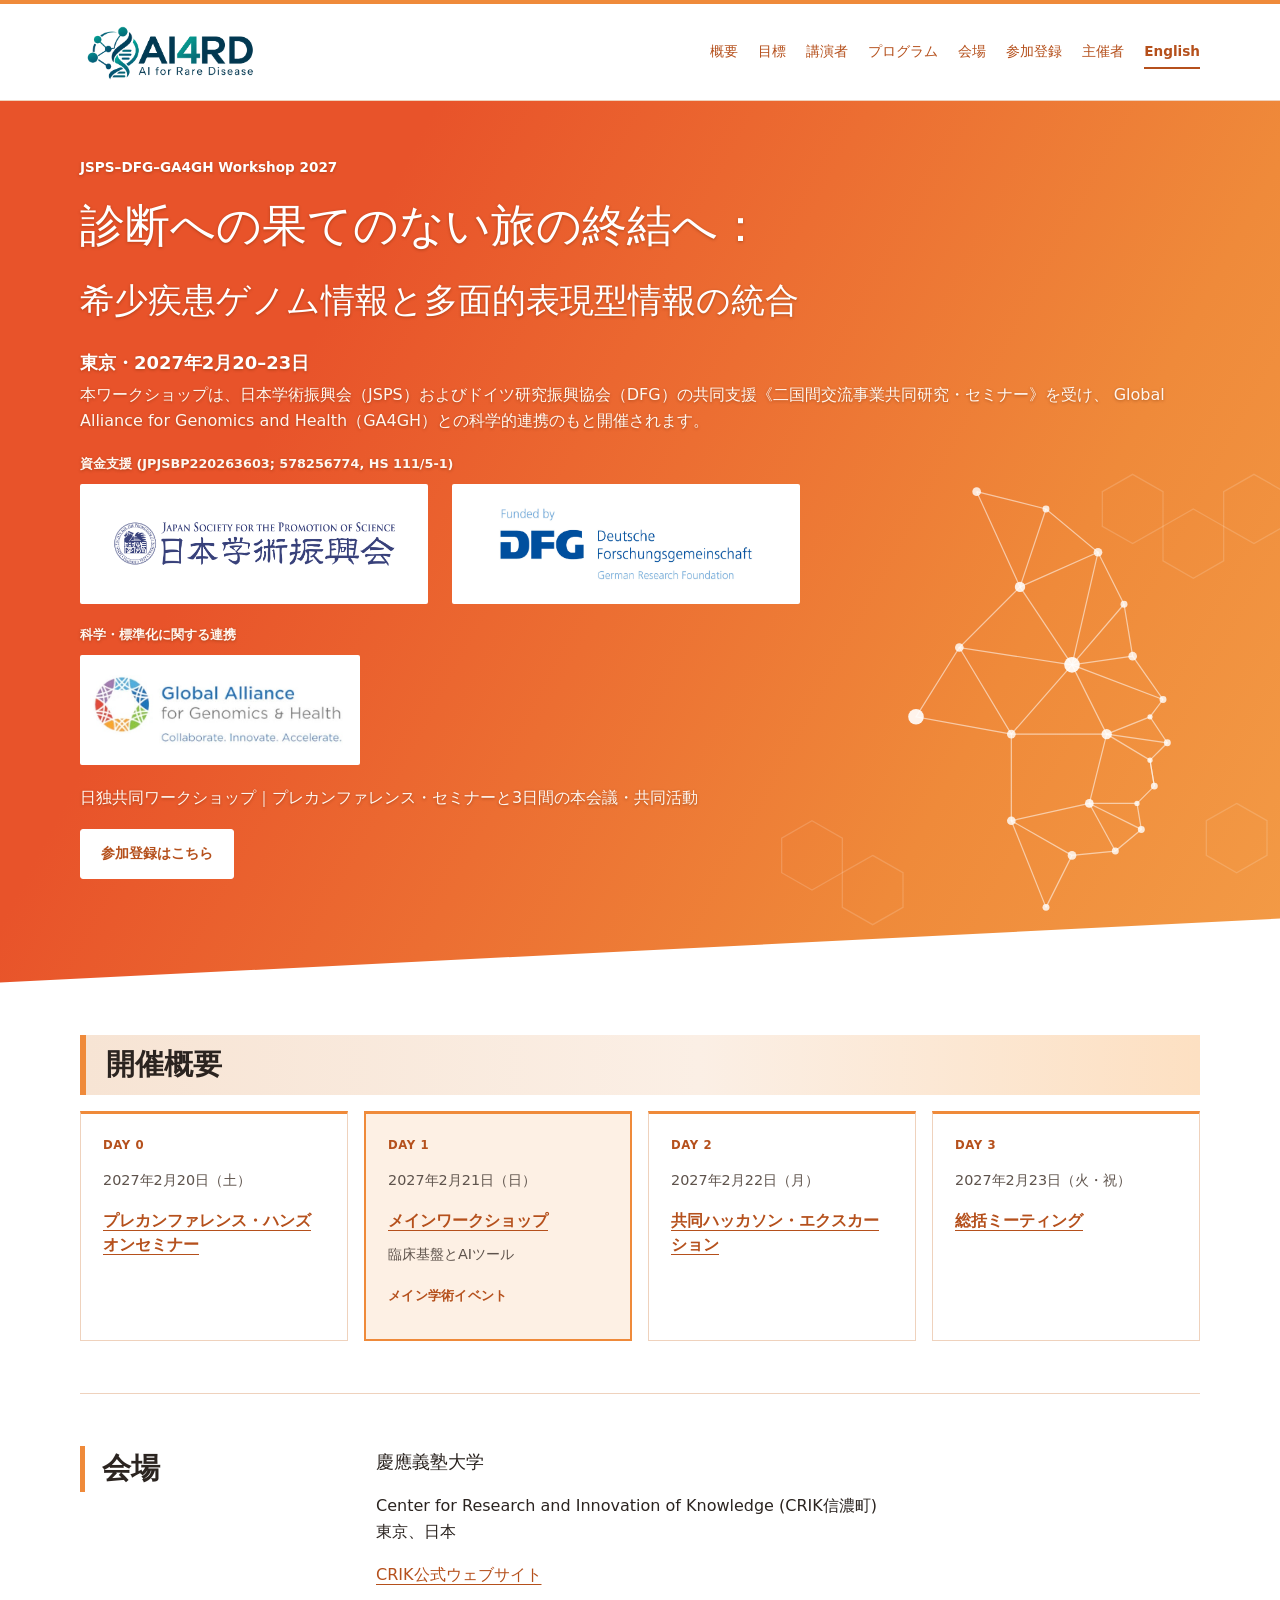
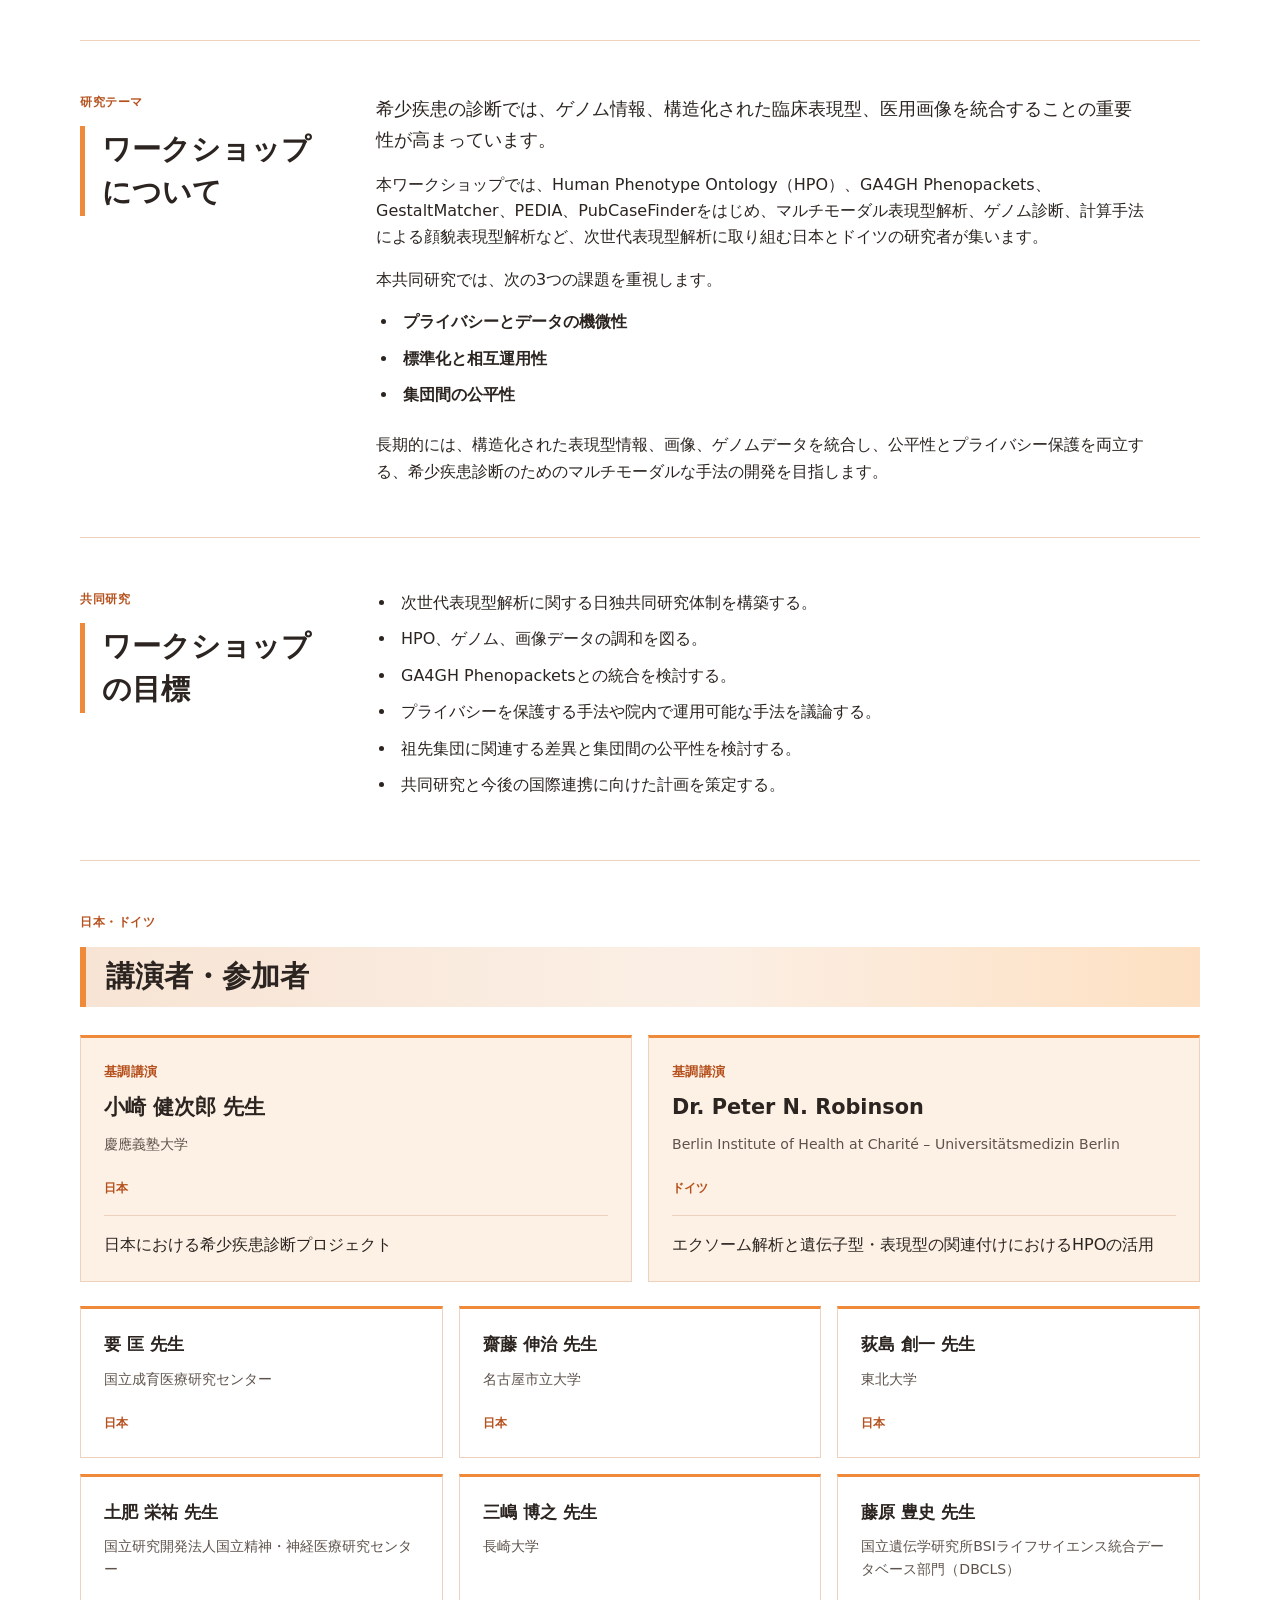
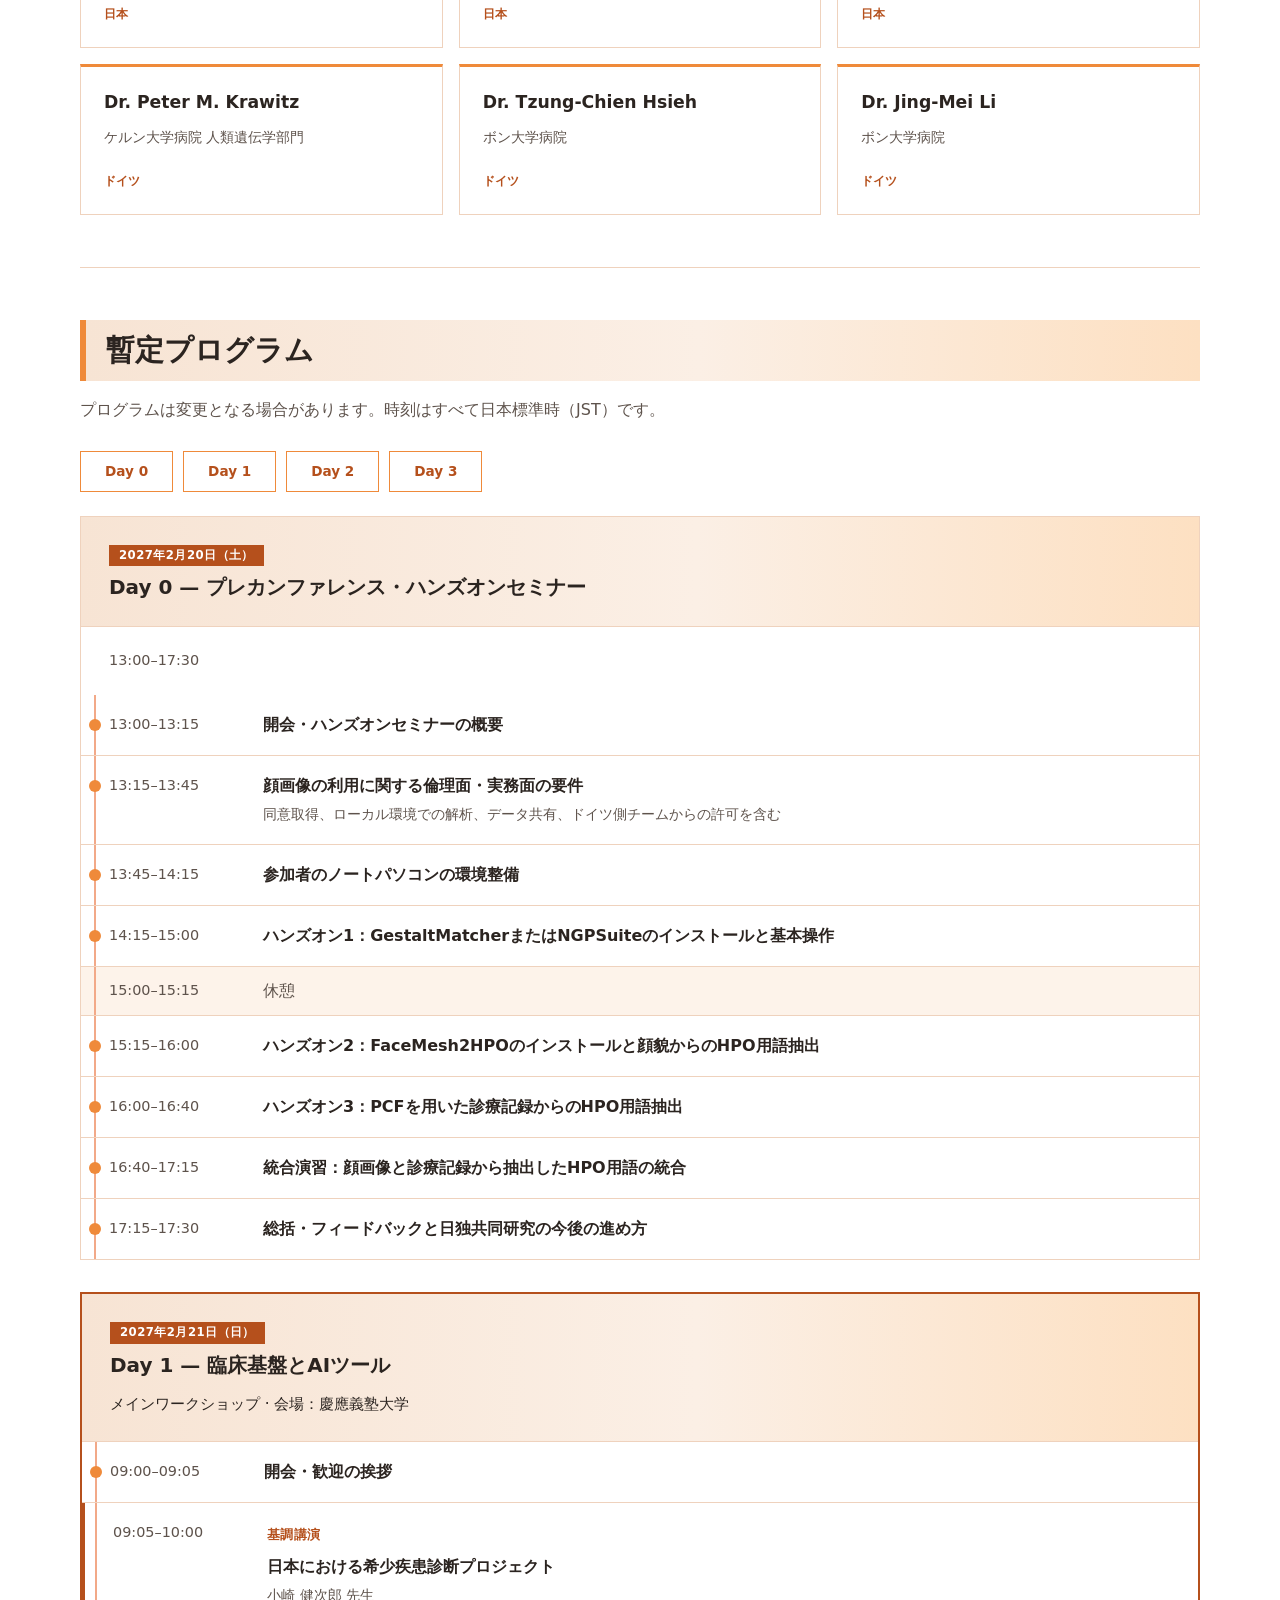
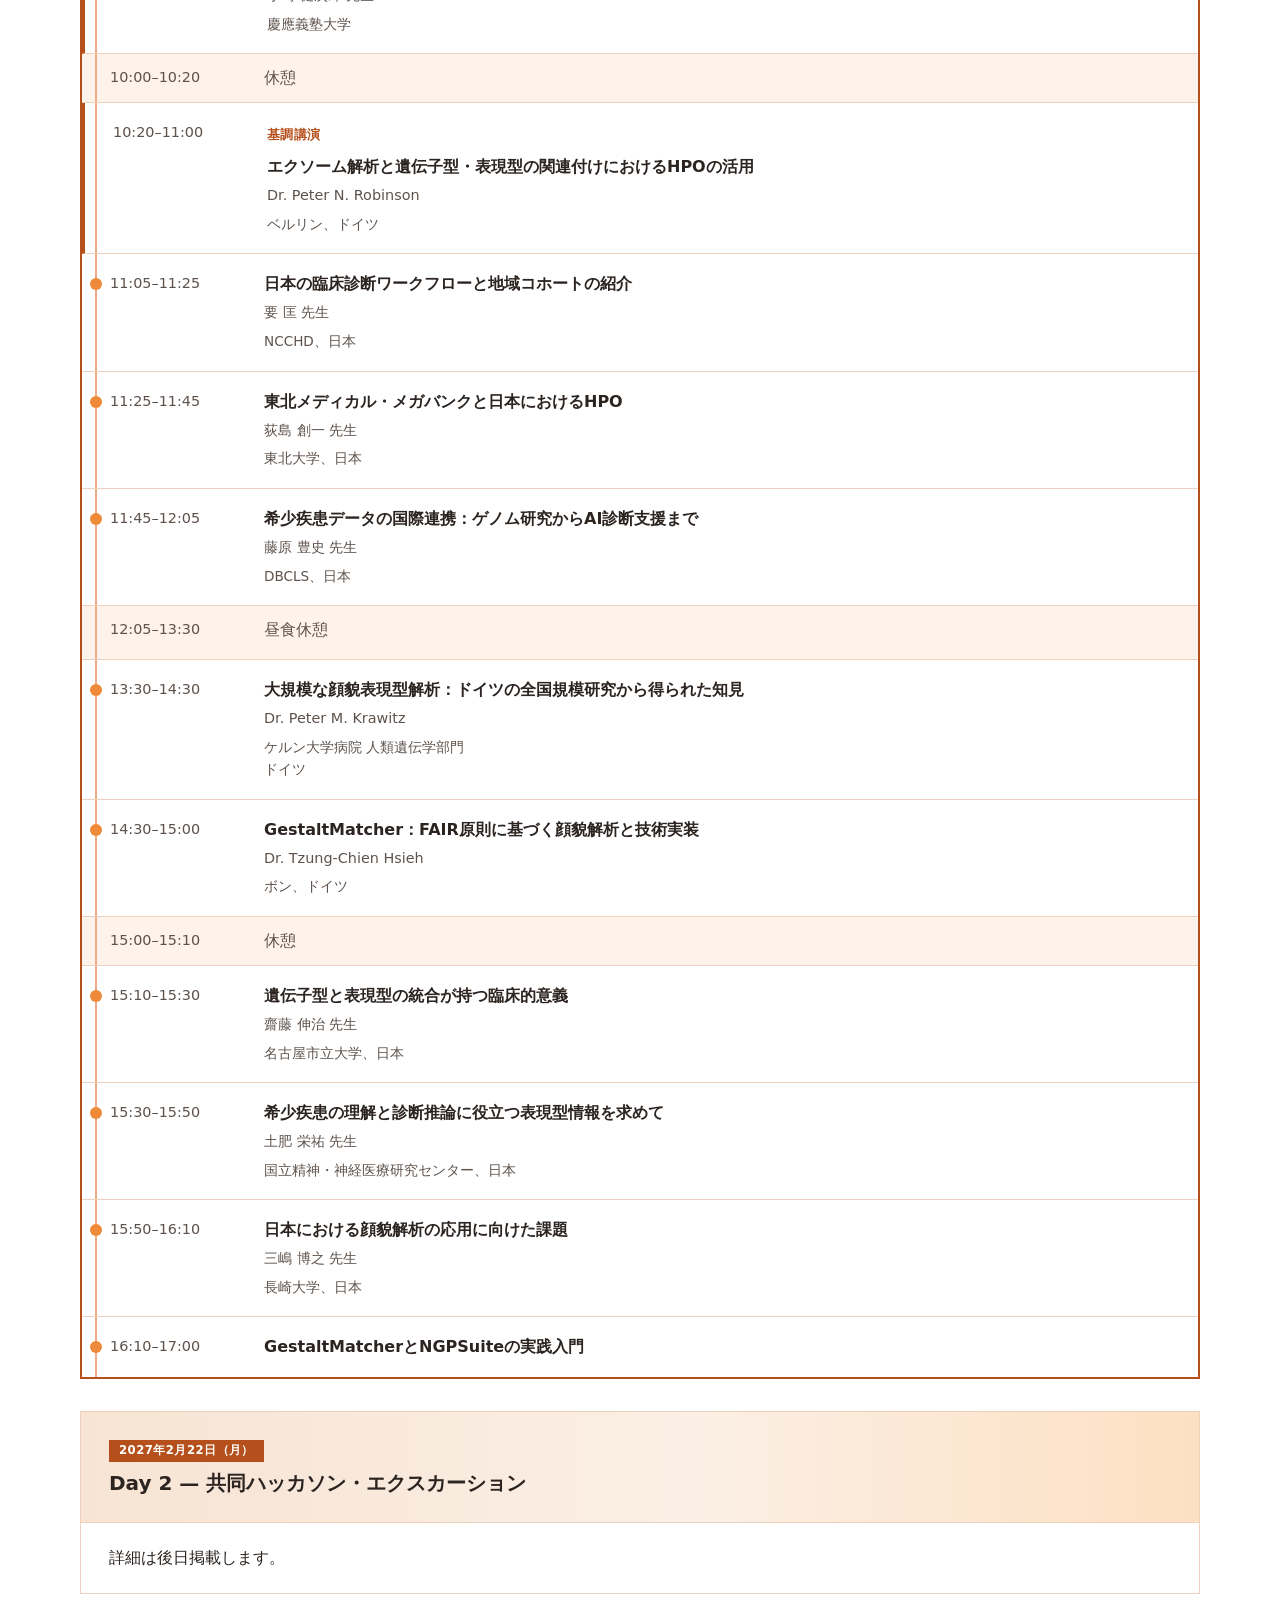
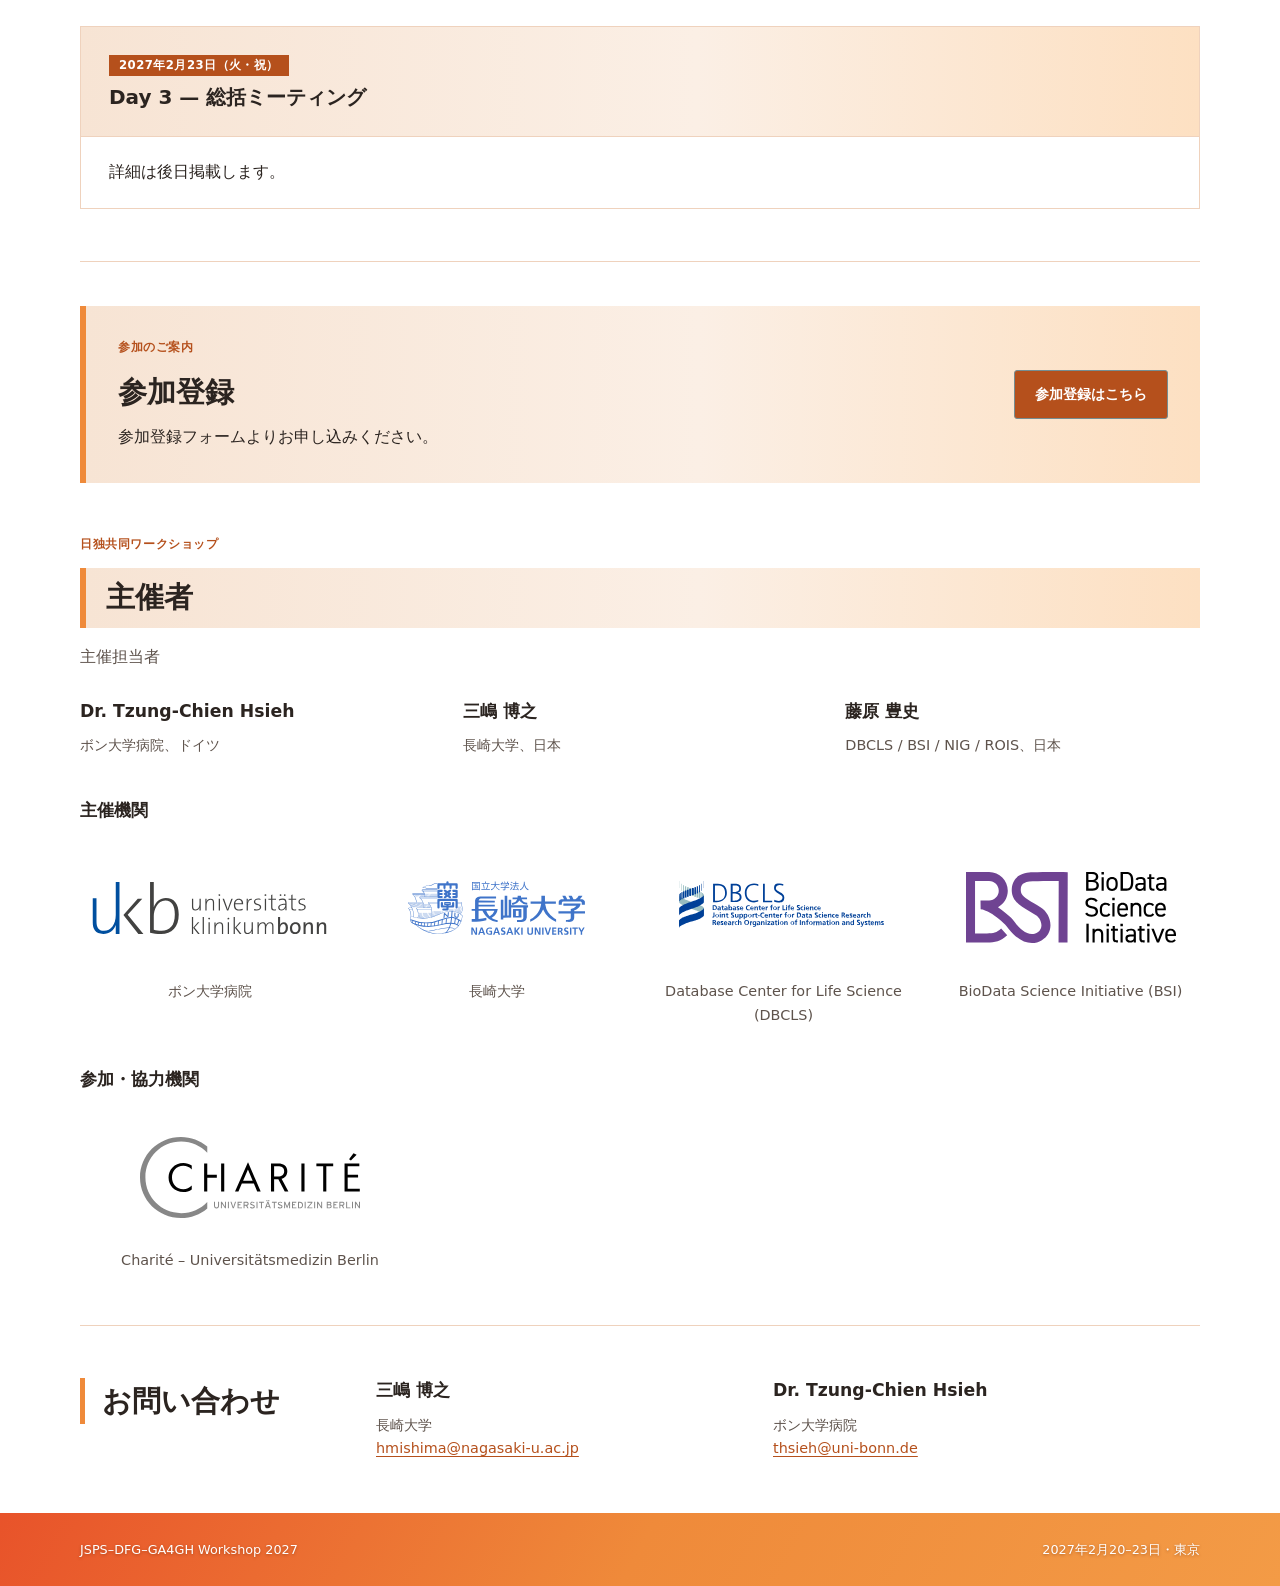
<file: index.html>
<!doctype html>
<html lang="ja">
<head>
  <meta charset="utf-8">
  <meta name="viewport" content="width=device-width, initial-scale=1">
  <title>JSPS–DFG–GA4GH Workshop 2027 | 東京</title>
  <meta name="description" content="2027年2月20–23日、東京・慶應義塾大学病院CRIK信濃町で開催する、希少疾患の次世代表現型解析に関する日独共同ワークショップ。">
  <link rel="stylesheet" href="assets/css/styles.css">
<link rel="alternate" hreflang="ja" href="./">
<link rel="alternate" hreflang="en" href="en/">
</head>
<body>
<a class="skip-link" href="#main">本文へ移動</a>
<header class="site-header"><div class="container header-inner">
  <a class="wordmark" href="./" lang="en"><img class="header-logo" src="assets/images/ai4rd.png" alt="AI4RD logo" width="2172" height="724" decoding="async"></a>
  <nav aria-label="メインナビゲーション">
    <a href="#about">概要</a>
    <a href="#goals">目標</a>
    <a href="#speakers">講演者</a>
    <a href="#program">プログラム</a>
    <a href="#venue">会場</a>
    <a href="#registration">参加登録</a>
    <a href="#organizers">主催者</a>
    <a class="language-link" href="en/" lang="en" hreflang="en">English</a>
  </nav></div></header>
<main id="main">
<!-- WORKSHOP IDENTITY -->
<section class="hero" id="top"><div class="container">
<p class="workshop-identity" lang="en">JSPS–DFG–GA4GH Workshop 2027</p>
<h1>診断への果てのない旅の終結へ：<span class="title-subline">希少疾患ゲノム情報と多面的表現型情報の統合</span></h1>
<p class="hero-location">東京・2027年2月20–23日</p>
<p class="hero-note funding-acknowledgement">
  本ワークショップは、日本学術振興会（JSPS）およびドイツ研究振興協会（DFG）の共同支援《二国間交流事業共同研究・セミナー》を受け、
  Global Alliance for Genomics and Health（GA4GH）との科学的連携のもと開催されます。
</p>
<!-- Funding logos -->
<p class="support-label">資金支援 (JPJSBP220263603; 578256774, HS 111/5-1)</p>
<div class="funding-logos">
<div class="funding-logo-slot"><img class="institution-logo logo-jsps" src="assets/images/jsps-display.png" alt="Japan Society for the Promotion of Science (JSPS)" decoding="async"></div>
<div class="funding-logo-slot"><img class="institution-logo logo-dfg" src="assets/images/dfg-display.png" alt="German Research Foundation (DFG)" decoding="async"></div>
</div>
<!-- End funding logos -->
<div class="scientific-collaboration">
<p class="support-label">科学・標準化に関する連携</p>
<div class="collaboration-logo-slot"><img class="institution-logo logo-ga4gh" src="assets/images/ga4gh.png" alt="Global Alliance for Genomics and Health (GA4GH)" decoding="async"></div>
</div>
<p class="hero-note">日独共同ワークショップ｜プレカンファレンス・セミナーと3日間の本会議・共同活動</p>
<a class="button" href="https://forms.gle/UqBCb4cioYowNXoB8">参加登録はこちら</a>
</div></section>
<div class="container content">
<section id="overview" class="section section-full"><h2>開催概要</h2><div class="overview-grid">
  <article class="overview-card">
    <p class="eyebrow">Day 0</p><p>2027年2月20日（土）</p><h3><a href="#day-0">プレカンファレンス・ハンズオンセミナー</a></h3></article>
  <article class="overview-card main-event">
    <p class="eyebrow">Day 1</p><p>2027年2月21日（日）</p><h3><a href="#day-1">メインワークショップ</a></h3><p>臨床基盤とAIツール</p><span class="badge">メイン学術イベント</span></article>
  <article class="overview-card">
    <p class="eyebrow">Day 2</p><p>2027年2月22日（月）</p><h3><a href="#day-2">共同ハッカソン・エクスカーション</a></h3></article>
  <article class="overview-card">
    <p class="eyebrow">Day 3</p><p>2027年2月23日（火・祝）</p><h3><a href="#day-3">総括ミーティング</a></h3></article></div></section>
<section id="venue" class="section"><div class="section-label"><h2>会場</h2></div><div class="section-body"><p class="lead">慶應義塾大学</p><p>Center for Research and Innovation of Knowledge (CRIK信濃町)<br>東京、日本</p><p><a href="https://crik.keio.ac.jp/">CRIK公式ウェブサイト</a></p></div></section>
<section id="about" class="section"><div class="section-label"><p class="eyebrow">研究テーマ</p><h2>ワークショップについて</h2></div><div class="section-body">
<p class="lead">希少疾患の診断では、ゲノム情報、構造化された臨床表現型、医用画像を統合することの重要性が高まっています。</p>
<p>本ワークショップでは、Human Phenotype Ontology（HPO）、GA4GH Phenopackets、GestaltMatcher、PEDIA、PubCaseFinderをはじめ、マルチモーダル表現型解析、ゲノム診断、計算手法による顔貌表現型解析など、次世代表現型解析に取り組む日本とドイツの研究者が集います。</p>
<p>本共同研究では、次の3つの課題を重視します。</p>
<ul class="challenges"><li>プライバシーとデータの機微性</li><li>標準化と相互運用性</li><li>集団間の公平性</li></ul>
<p>長期的には、構造化された表現型情報、画像、ゲノムデータを統合し、公平性とプライバシー保護を両立する、希少疾患診断のためのマルチモーダルな手法の開発を目指します。</p>
</div></section>
<section id="goals" class="section"><div class="section-label"><p class="eyebrow">共同研究</p><h2>ワークショップの目標</h2></div><div class="section-body"><ul class="goals-list">
<li>次世代表現型解析に関する日独共同研究体制を構築する。</li>
<li>HPO、ゲノム、画像データの調和を図る。</li>
<li>GA4GH Phenopacketsとの統合を検討する。</li>
<li>プライバシーを保護する手法や院内で運用可能な手法を議論する。</li>
<li>祖先集団に関連する差異と集団間の公平性を検討する。</li>
<li>共同研究と今後の国際連携に向けた計画を策定する。</li>
</ul></div></section>
<!-- SPEAKERS: copy one speaker-card article to add a participant. -->
<section id="speakers" class="section section-full"><div class="section-heading"><p class="eyebrow">日本・ドイツ</p><h2>講演者・参加者</h2></div>
  <div class="keynote-grid"><article class="speaker-card keynote-card" data-status="confirmed"><p class="badge">基調講演</p><h3>小崎 健次郎 先生</h3><p>慶應義塾大学</p><p class="country">日本</p>
    <p class="keynote-title">日本における希少疾患診断プロジェクト</p></article>
<article class="speaker-card keynote-card"><p class="badge">基調講演</p><h3>Dr. Peter N. Robinson</h3><p>Berlin Institute of Health at Charité – Universitätsmedizin Berlin</p><p class="country">ドイツ</p>
  <p class="keynote-title">エクソーム解析と遺伝子型・表現型の関連付けにおけるHPOの活用</p></article></div>
  <div class="speaker-grid">
    <article class="speaker-card" data-status="confirmed"><h3>要 匡 先生</h3><p>国立成育医療研究センター</p><p class="country">日本</p></article>
    <article class="speaker-card" data-status="confirmed"><h3>齋藤 伸治 先生</h3><p>名古屋市立大学</p><p class="country">日本</p></article>
    <article class="speaker-card"><h3>荻島 創一 先生</h3><p>東北大学</p><p class="country">日本</p></article> 
    <article class="speaker-card"><h3>土肥 栄祐 先生</h3><p>国立研究開発法人国立精神・神経医療研究センター</p><p class="country">日本</p></article> 
    <article class="speaker-card"><h3>三嶋 博之 先生</h3><p>長崎大学</p><p class="country">日本</p></article>
    <article class="speaker-card"><h3>藤原 豊史 先生</h3><p>国立遺伝学研究所BSIライフサイエンス統合データベース部門（DBCLS）</p><p class="country">日本</p></article>
    <article class="speaker-card"><h3>Dr. Peter M. Krawitz</h3><p>ケルン大学病院 人類遺伝学部門</p><p class="country">ドイツ</p></article>
    <article class="speaker-card"><h3>Dr. Tzung-Chien Hsieh</h3><p>ボン大学病院</p><p class="country">ドイツ</p></article>
    <article class="speaker-card"><h3>Dr. Jing-Mei Li</h3><p>ボン大学病院</p><p class="country">ドイツ</p></article>
</div></section>
<!-- PROGRAM: each program-day contains an ordered list of sessions. Times are local to Tokyo (JST). -->
<section id="program" class="section section-full"><div class="section-heading"><h2>暫定プログラム</h2><p>プログラムは変更となる場合があります。時刻はすべて日本標準時（JST）です。</p></div><nav class="day-links" aria-label="開催日"><a href="#day-0">Day 0</a><a href="#day-1">Day 1</a><a href="#day-2">Day 2</a><a href="#day-3">Day 3</a></nav>
<section class="program-day" aria-labelledby="day-0"><header class="day-heading"><p class="eyebrow">2027年2月20日（土）</p><h3 id="day-0">Day 0 — プレカンファレンス・ハンズオンセミナー</h3></header><div class="day-summary"><p class="session-time">13:00–17:30</p></div>
<ol class="sessions">
<li class="session"><span class="session-time">13:00–13:15</span><div><h4>開会・ハンズオンセミナーの概要</h4></div></li>
<li class="session"><span class="session-time">13:15–13:45</span><div><h4>顔画像の利用に関する倫理面・実務面の要件</h4><p>同意取得、ローカル環境での解析、データ共有、ドイツ側チームからの許可を含む</p></div></li>
<li class="session"><span class="session-time">13:45–14:15</span><div><h4>参加者のノートパソコンの環境整備</h4></div></li>
<li class="session"><span class="session-time">14:15–15:00</span><div><h4>ハンズオン1：GestaltMatcherまたはNGPSuiteのインストールと基本操作</h4></div></li>
<li class="interval"><span class="session-time">15:00–15:15</span><div><h4>休憩</h4></div></li>
<li class="session"><span class="session-time">15:15–16:00</span><div><h4>ハンズオン2：FaceMesh2HPOのインストールと顔貌からのHPO用語抽出</h4></div></li>
<li class="session"><span class="session-time">16:00–16:40</span><div><h4>ハンズオン3：PCFを用いた診療記録からのHPO用語抽出</h4></div></li>
<li class="session"><span class="session-time">16:40–17:15</span><div><h4>統合演習：顔画像と診療記録から抽出したHPO用語の統合</h4></div></li>
<li class="session"><span class="session-time">17:15–17:30</span><div><h4>総括・フィードバックと日独共同研究の今後の進め方</h4></div></li>
</ol></section>
<section class="program-day main-event" aria-labelledby="day-1"><header class="day-heading"><p class="eyebrow">2027年2月21日（日）</p><h3 id="day-1">Day 1 — 臨床基盤とAIツール</h3><p class="day-meta">メインワークショップ · 会場：慶應義塾大学</p></header><ol class="sessions">
<li class="session"><span class="session-time">09:00–09:05</span><div><h4>開会・歓迎の挨拶</h4></div></li>
<li class="keynote-session"><span class="session-time">09:05–10:00</span><div><p class="badge">基調講演</p><h4>日本における希少疾患診断プロジェクト</h4><p class="session-speaker">小崎 健次郎 先生</p><p class="session-affiliation">慶應義塾大学</p></div></li>
<li class="interval"><span class="session-time">10:00–10:20</span><div><h4>休憩</h4></div></li>
<li class="keynote-session"><span class="session-time">10:20–11:00</span><div><p class="badge">基調講演</p><h4>エクソーム解析と遺伝子型・表現型の関連付けにおけるHPOの活用</h4><p class="session-speaker">Dr. Peter N. Robinson</p><p class="session-affiliation">ベルリン、ドイツ</p></div></li>
<li class="session"><span class="session-time">11:05–11:25</span><div><h4>日本の臨床診断ワークフローと地域コホートの紹介</h4><p class="session-speaker">要 匡 先生</p><p class="session-affiliation">NCCHD、日本</p></div></li>
<li class="session"><span class="session-time">11:25–11:45</span><div><h4>東北メディカル・メガバンクと日本におけるHPO</h4><p class="session-speaker">荻島 創一 先生</p><p class="session-affiliation">東北大学、日本</p></div></li>
<li class="session"><span class="session-time">11:45–12:05</span><div><h4>希少疾患データの国際連携：ゲノム研究からAI診断支援まで</h4><p class="session-speaker">藤原 豊史 先生</p><p class="session-affiliation">DBCLS、日本</p></div></li>
<li class="interval"><span class="session-time">12:05–13:30</span><div><h4>昼食休憩</h4><p class="tentative-note"> </p></div></li>
<li class="session"><span class="session-time">13:30–14:30</span><div><h4>大規模な顔貌表現型解析：ドイツの全国規模研究から得られた知見</h4><p class="session-speaker">Dr. Peter M. Krawitz</p><p class="session-affiliation">ケルン大学病院 人類遺伝学部門<br>ドイツ</p></div></li>
<li class="session"><span class="session-time">14:30–15:00</span><div><h4>GestaltMatcher：FAIR原則に基づく顔貌解析と技術実装</h4><p class="session-speaker">Dr. Tzung-Chien Hsieh</p><p class="session-affiliation">ボン、ドイツ</p></div></li>
<li class="interval"><span class="session-time">15:00–15:10</span><div><h4>休憩</h4></div></li>
<li class="session"><span class="session-time">15:10–15:30</span><div><h4>遺伝子型と表現型の統合が持つ臨床的意義</h4><p class="session-speaker">齋藤 伸治 先生</p><p class="session-affiliation">名古屋市立大学、日本</p></div></li>
<li class="session"><span class="session-time">15:30–15:50</span><div><h4>希少疾患の理解と診断推論に役立つ表現型情報を求めて</h4><p class="session-speaker">土肥 栄祐 先生</p><p class="session-affiliation">国立精神・神経医療研究センター、日本</p></div></li>
<li class="session"><span class="session-time">15:50–16:10</span><div><h4>日本における顔貌解析の応用に向けた課題</h4><p class="session-speaker">三嶋 博之 先生</p><p class="session-affiliation">長崎大学、日本</p></div></li>
<li class="session"><span class="session-time">16:10–17:00</span><div><h4>GestaltMatcherとNGPSuiteの実践入門</h4></div></li>
</ol></section>
<section class="program-day" aria-labelledby="day-2"><header class="day-heading"><p class="eyebrow">2027年2月22日（月）</p><h3 id="day-2">Day 2 — 共同ハッカソン・エクスカーション</h3></header><div class="day-summary"><p>詳細は後日掲載します。</p></div></section>
<section class="program-day" aria-labelledby="day-3"><header class="day-heading"><p class="eyebrow">2027年2月23日（火・祝）</p><h3 id="day-3">Day 3 — 総括ミーティング</h3></header><div class="day-summary"><p>詳細は後日掲載します。</p></div></section>
</section>
<section id="registration" class="registration"><div><p class="eyebrow">参加のご案内</p><h2>参加登録</h2><p>参加登録フォームよりお申し込みください。</p></div><a class="button" href="https://forms.gle/UqBCb4cioYowNXoB8">参加登録はこちら</a></section>
<section id="organizers" class="section section-full"><div class="section-heading"><p class="eyebrow">日独共同ワークショップ</p><h2>主催者</h2><p>主催担当者</p></div><div class="organizer-grid">
<article><h3>Dr. Tzung-Chien Hsieh</h3><p>ボン大学病院、ドイツ</p></article>
<article><h3>三嶋 博之</h3><p>長崎大学、日本</p></article>
<article><h3>藤原 豊史</h3><p>DBCLS / BSI / NIG / ROIS、日本</p></article>
</div>
<!-- Institutional logos -->
<section class="institution-section" aria-labelledby="core-institutions">
<h3 id="core-institutions">主催機関</h3>
<div class="institution-grid">
<figure class="institution-item"><div class="logo-slot"><img class="institution-logo logo-ukb" src="assets/images/ukb.svg" alt="University Hospital Bonn (UKB)" decoding="async"></div><figcaption>ボン大学病院</figcaption></figure>
<figure class="institution-item"><div class="logo-slot"><img class="institution-logo logo-nagasaki" src="assets/images/nagasaki.svg" alt="Nagasaki University" decoding="async"></div><figcaption>長崎大学</figcaption></figure>
<figure class="institution-item"><div class="logo-slot"><img class="institution-logo logo-dbcls" src="assets/images/dbcls.svg" alt="Database Center for Life Science (DBCLS)" decoding="async"></div><figcaption>Database Center for Life Science (DBCLS)</figcaption></figure>
<figure class="institution-item"><div class="logo-slot"><img class="institution-logo logo-bsi" src="assets/images/bsi.svg" alt="BioData Science Initiative (BSI)" decoding="async"></div><figcaption lang="en">BioData Science Initiative (BSI)</figcaption></figure>
</div>
</section>
<section class="institution-section" aria-labelledby="participating-institutions">
<h3 id="participating-institutions">参加・協力機関</h3>
<div class="participating-grid">
<figure class="institution-item participating-institution"><div class="logo-slot"><img class="institution-logo logo-charite" src="assets/images/charite.svg" alt="Charité – Universitätsmedizin Berlin" decoding="async"></div><figcaption>Charité – Universitätsmedizin Berlin</figcaption></figure>
</div>
</section>
<!-- End institutional logos -->
</section>
<section id="contact" class="section"><div class="section-label"><h2>お問い合わせ</h2></div><div class="section-body contact-grid">
<div><h3 lang="en">三嶋 博之</h3><p>長崎大学<br><a href="mailto:hmishima@nagasaki-u.ac.jp">hmishima@nagasaki-u.ac.jp</a></p></div>
<div><h3 lang="en">Dr. Tzung-Chien Hsieh</h3><p>ボン大学病院<br><a href="mailto:thsieh@uni-bonn.de">thsieh@uni-bonn.de</a></p></div>
</div></section>
</div>
</main>
<footer class="site-footer"><div class="container"><p>JSPS–DFG–GA4GH Workshop 2027</p><p>2027年2月20–23日・東京</p></div></footer>
</body>
</html>
</file>
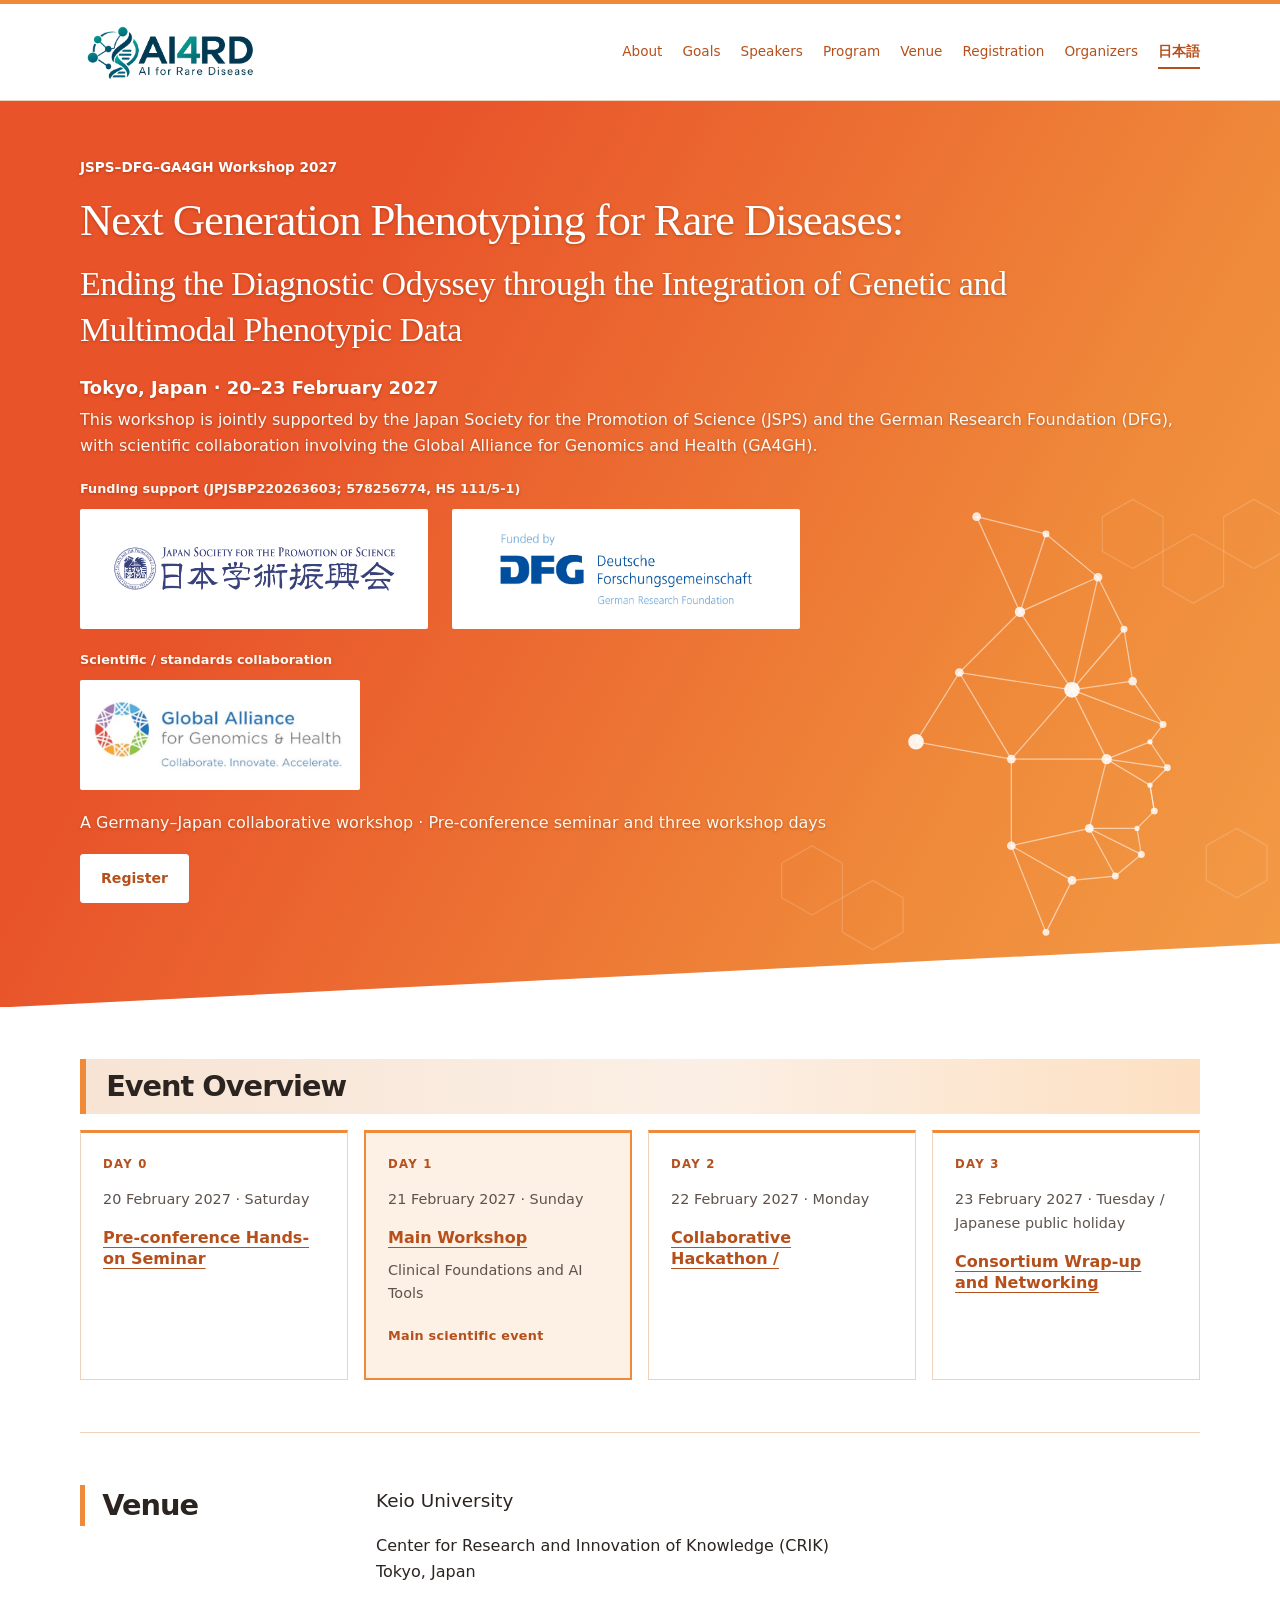
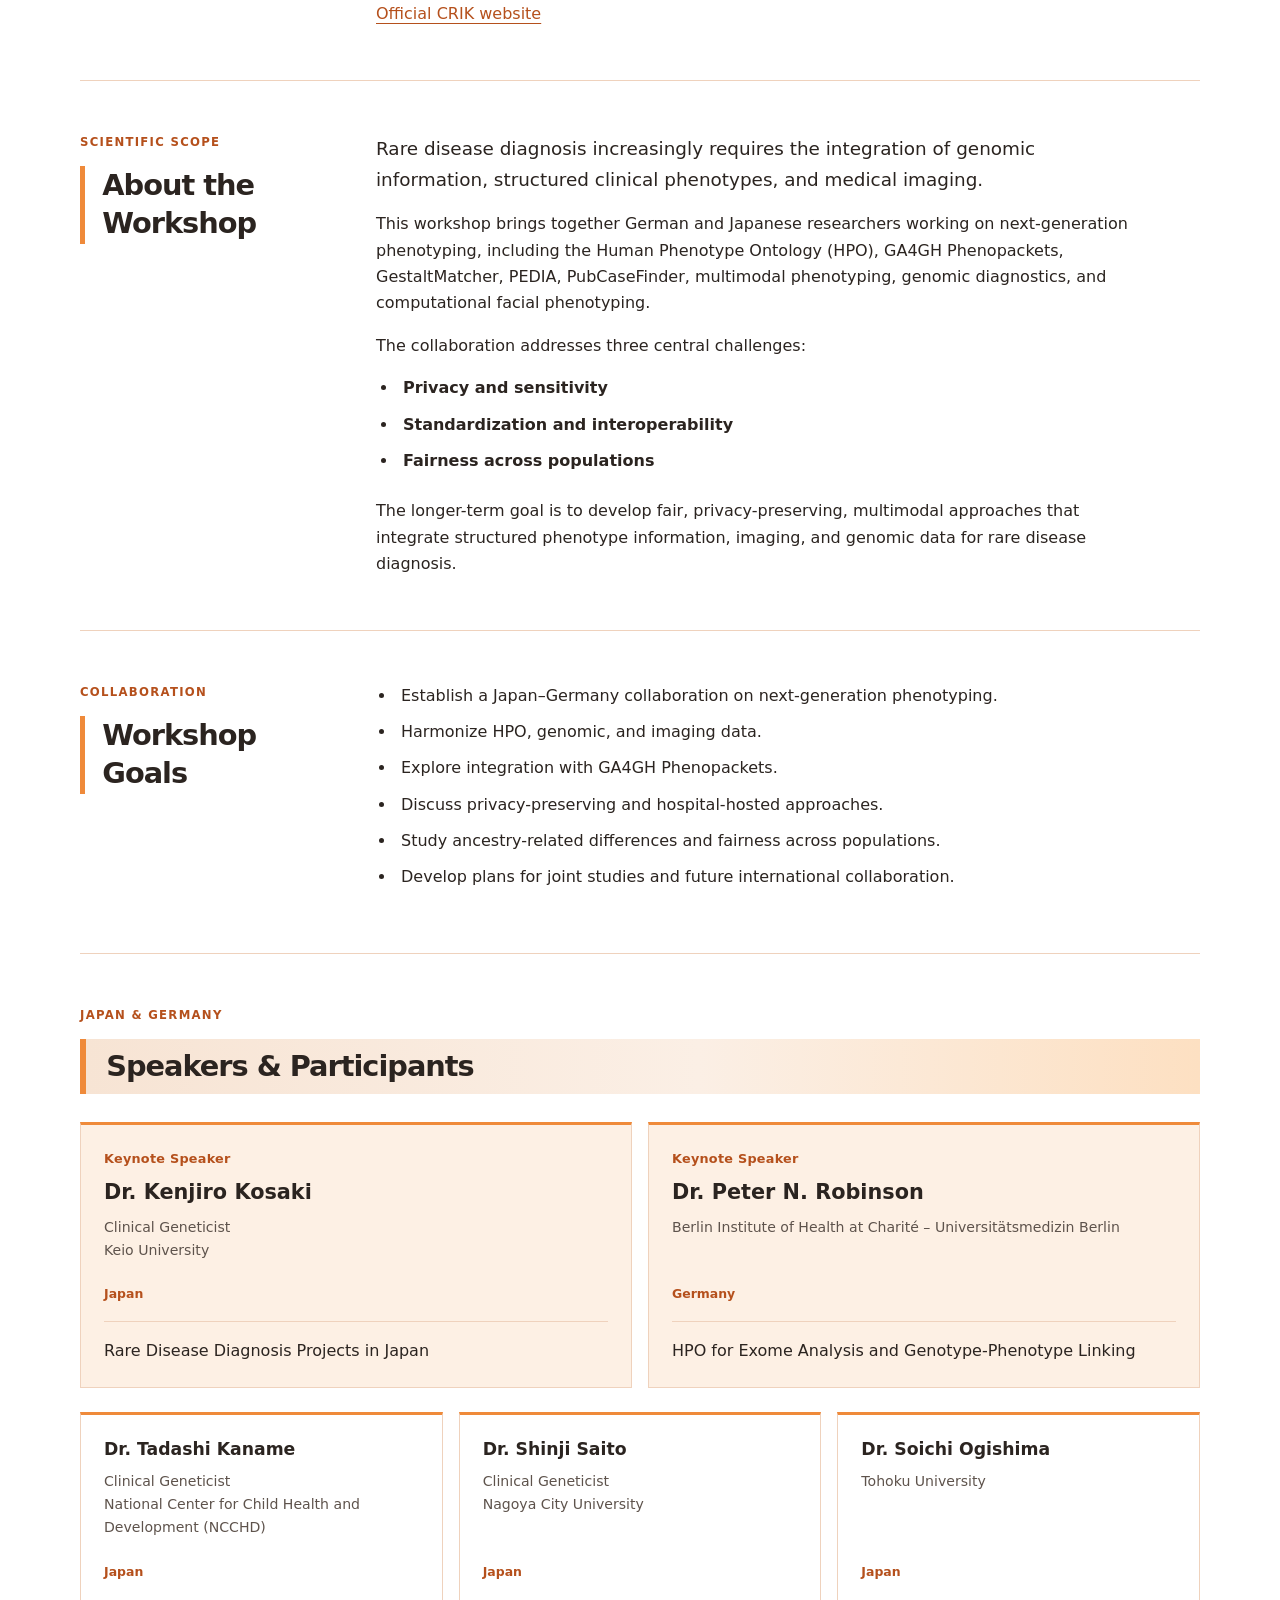
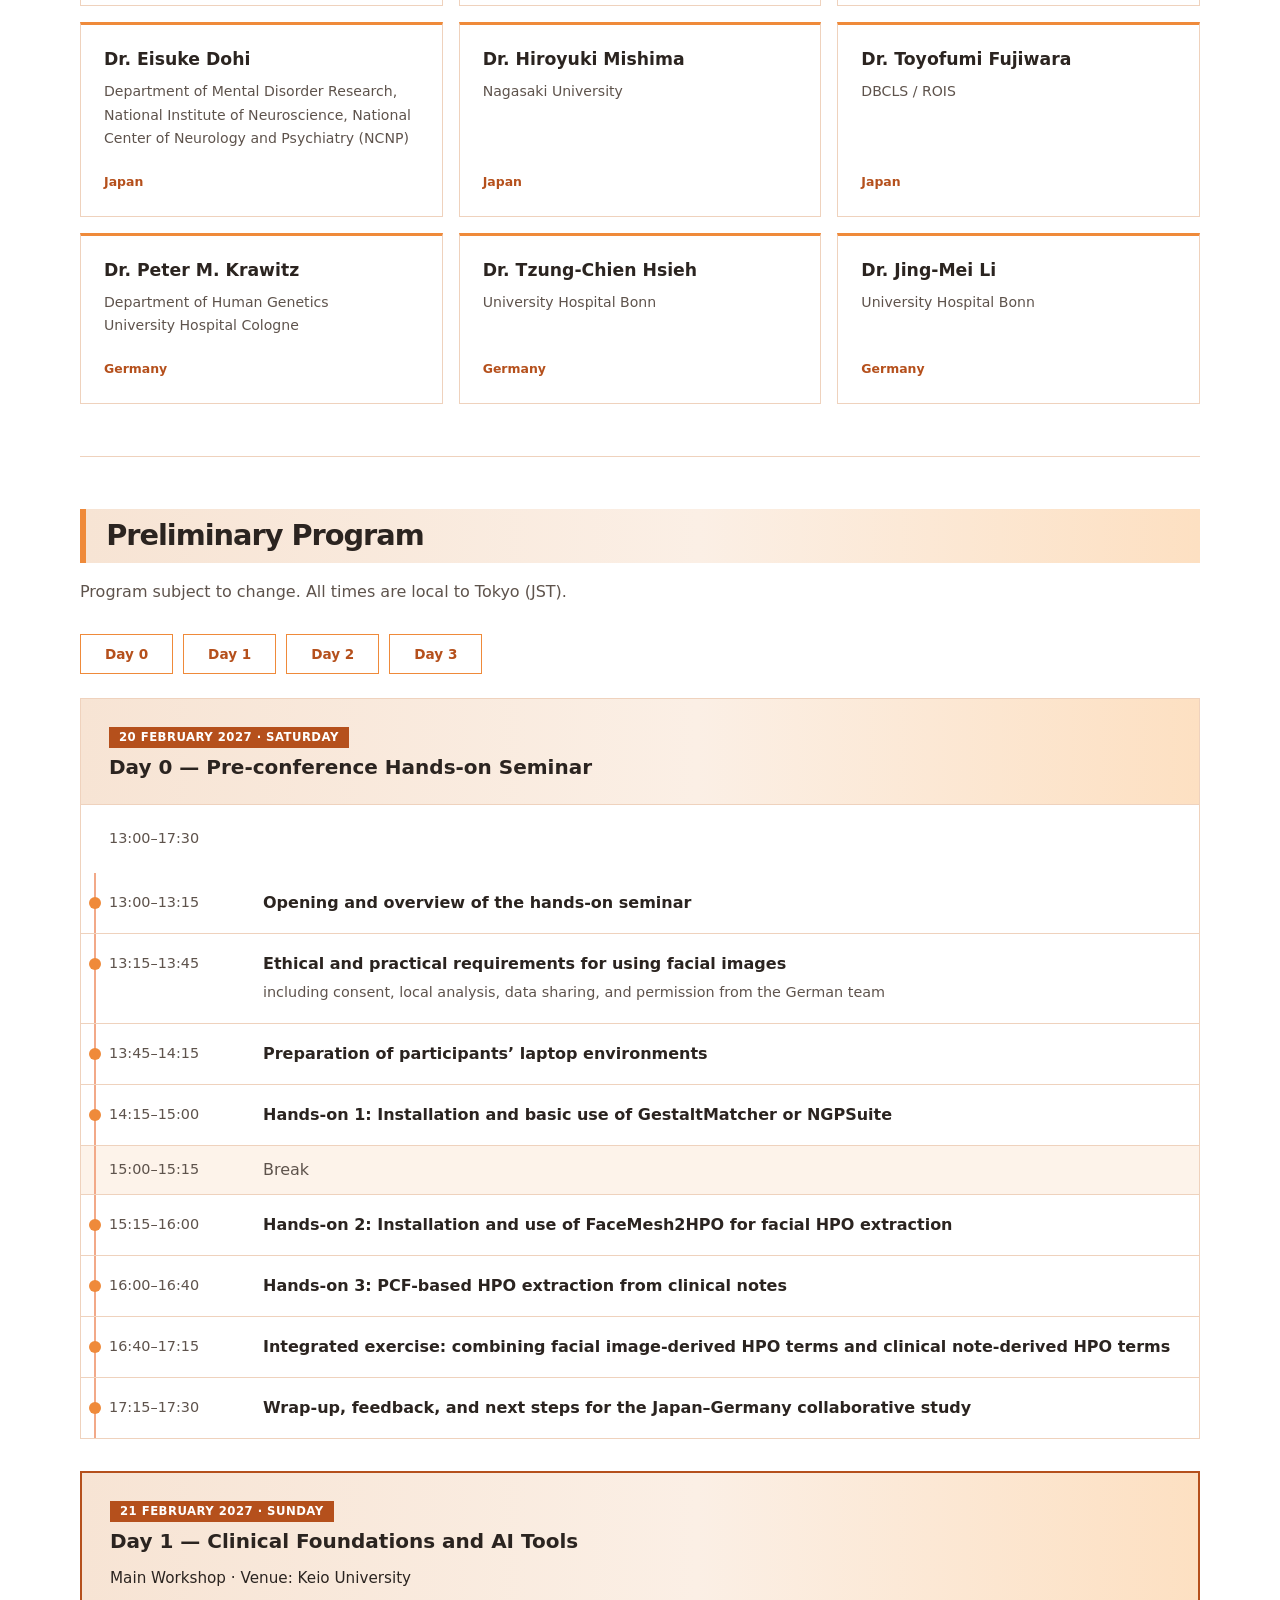
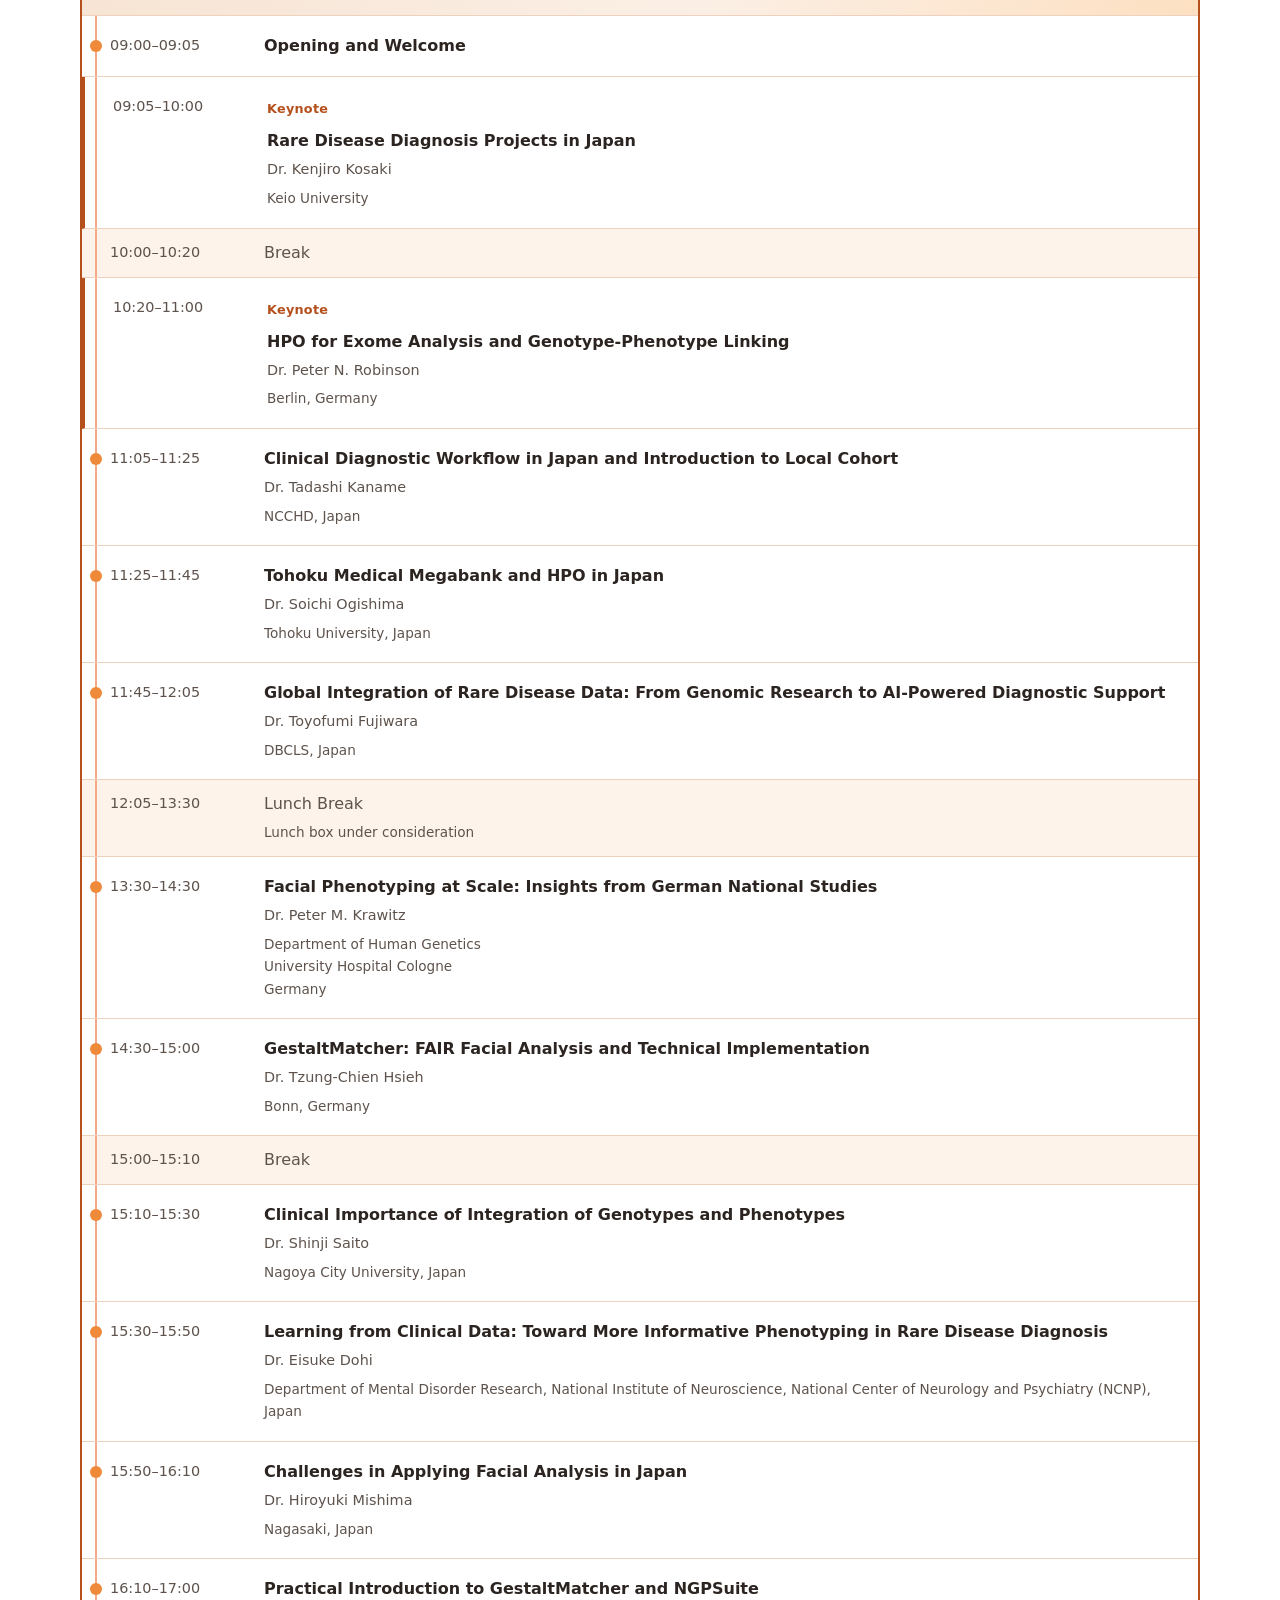
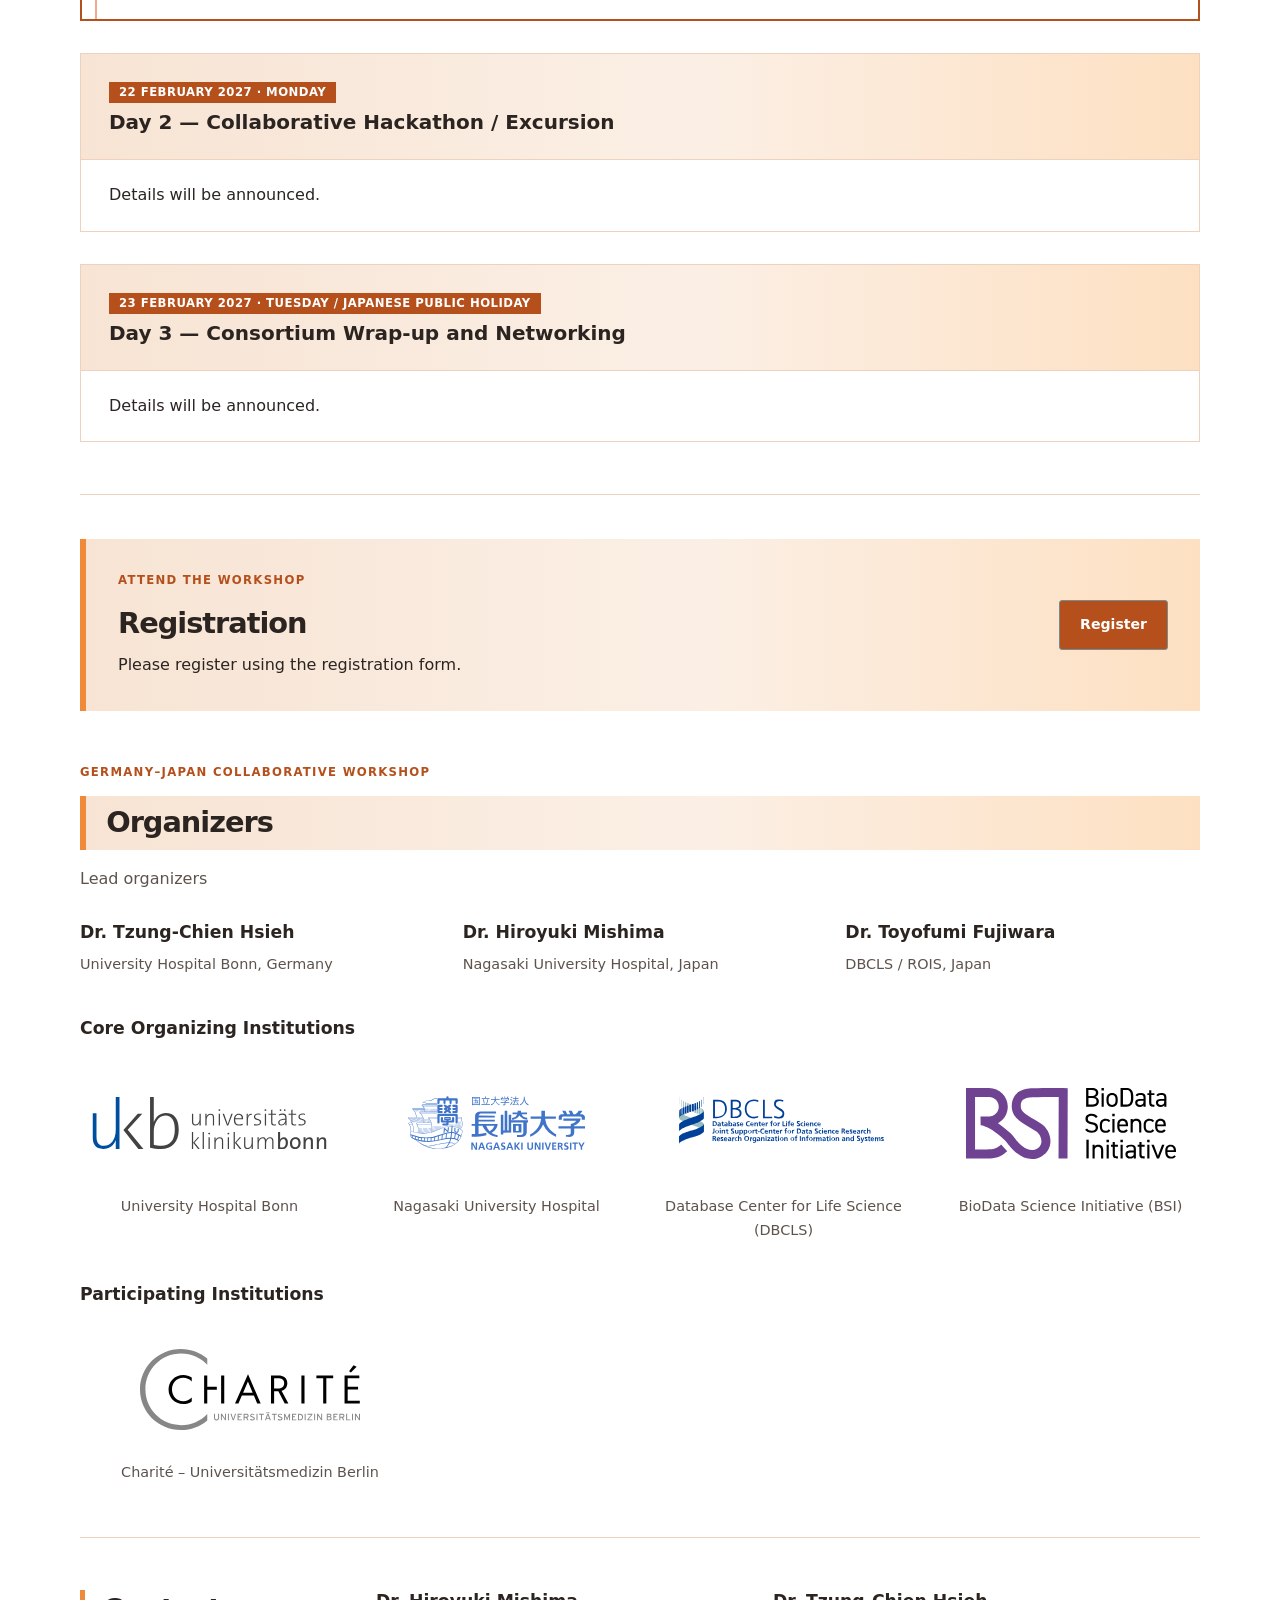
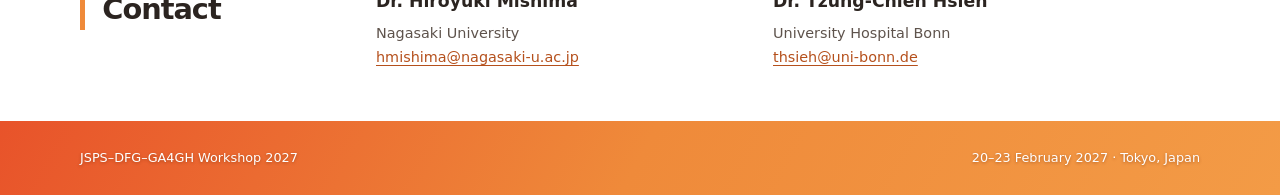
<file: en/index.html>
<!doctype html>
<html lang="en">
<head>
  <meta charset="utf-8">
  <meta name="viewport" content="width=device-width, initial-scale=1">
  <title>JSPS–DFG–GA4GH Workshop 2027 | Tokyo</title>
  <meta name="description" content="Japan–Germany workshop on next-generation phenotyping for rare diseases. 20–23 February 2027, Keio University CRIK, Tokyo, Japan.">
  <link rel="stylesheet" href="../assets/css/styles.css">
<link rel="alternate" hreflang="ja" href="../">
<link rel="alternate" hreflang="en" href="./">
</head>
<body>
<a class="skip-link" href="#main">Skip to content</a>
<header class="site-header"><div class="container header-inner"><a class="wordmark" href="./" lang="en"><img class="header-logo" src="../assets/images/ai4rd.png" alt="AI4RD logo" width="2172" height="724" decoding="async"></a><nav aria-label="Main navigation"><a href="#about">About</a><a href="#goals">Goals</a><a href="#speakers">Speakers</a><a href="#program">Program</a><a href="#venue">Venue</a><a href="#registration">Registration</a><a href="#organizers">Organizers</a><a class="language-link" href="../" lang="ja" hreflang="ja">日本語</a></nav></div></header>
<main id="main">
<!-- WORKSHOP IDENTITY -->
<section class="hero" id="top"><div class="container">
<p class="workshop-identity" lang="en">JSPS–DFG–GA4GH Workshop 2027</p>
<h1>Next Generation Phenotyping for Rare Diseases:<span class="title-subline">Ending the Diagnostic Odyssey through the Integration of Genetic and Multimodal Phenotypic Data</span></h1>
<p class="hero-location">Tokyo, Japan · 20–23 February 2027</p>
<p class="hero-note funding-acknowledgement">
  This workshop is jointly supported by the Japan Society for the Promotion of Science (JSPS) and the German Research Foundation (DFG),
  with scientific collaboration involving the Global Alliance for Genomics and Health (GA4GH).
</p>
<!-- Funding logos -->
<p class="support-label">Funding support (JPJSBP220263603; 578256774, HS 111/5-1)</p>
<div class="funding-logos">
<div class="funding-logo-slot"><img class="institution-logo logo-jsps" src="../assets/images/jsps-display.png" alt="Japan Society for the Promotion of Science (JSPS)" decoding="async"></div>
<div class="funding-logo-slot"><img class="institution-logo logo-dfg" src="../assets/images/dfg-display.png" alt="German Research Foundation (DFG)" decoding="async"></div>
</div>
<!-- End funding logos -->
<div class="scientific-collaboration">
<p class="support-label">Scientific / standards collaboration</p>
<div class="collaboration-logo-slot"><img class="institution-logo logo-ga4gh" src="../assets/images/ga4gh.png" alt="Global Alliance for Genomics and Health (GA4GH)" decoding="async"></div>
</div>
<p class="hero-note">A Germany–Japan collaborative workshop · Pre-conference seminar and three workshop days</p>
<a class="button" href="https://forms.gle/UqBCb4cioYowNXoB8">Register</a>
</div></section>
<div class="container content">
<section id="overview" class="section section-full"><h2>Event Overview</h2>
  <div class="overview-grid">
    <article class="overview-card">
      <p class="eyebrow">Day 0</p><p>20 February 2027 · Saturday</p>
      <h3><a href="#day-0">Pre-conference Hands-on Seminar</a></h3></article>
    <article class="overview-card main-event">
      <p class="eyebrow">Day 1</p><p>21 February 2027 · Sunday</p>
      <h3><a href="#day-1">Main Workshop</a></h3><p>Clinical Foundations and AI Tools</p><span class="badge">Main scientific event</span></article>
    <article class="overview-card">
      <p class="eyebrow">Day 2</p><p>22 February 2027 · Monday</p><h3><a href="#day-2">Collaborative Hackathon / </a></h3></article>
    <article class="overview-card">
      <p class="eyebrow">Day 3</p><p>23 February 2027 · Tuesday / Japanese public holiday</p>
      <h3><a href="#day-3">Consortium Wrap-up and Networking</a></h3></article>
  </div>
</section>
<section id="venue" class="section"><div class="section-label"><h2>Venue</h2></div><div class="section-body"><p class="lead">Keio University</p><p>Center for Research and Innovation of Knowledge (CRIK)<br>Tokyo, Japan</p><p><a href="https://crik.keio.ac.jp/">Official CRIK website</a></p></div></section>
<section id="about" class="section"><div class="section-label"><p class="eyebrow">Scientific scope</p><h2>About the Workshop</h2></div><div class="section-body">
<p class="lead">Rare disease diagnosis increasingly requires the integration of genomic information, structured clinical phenotypes, and medical imaging.</p>
<p>This workshop brings together German and Japanese researchers working on next-generation phenotyping, including the Human Phenotype Ontology (HPO), GA4GH Phenopackets, GestaltMatcher, PEDIA, PubCaseFinder, multimodal phenotyping, genomic diagnostics, and computational facial phenotyping.</p>
<p>The collaboration addresses three central challenges:</p>
<ul class="challenges"><li>Privacy and sensitivity</li><li>Standardization and interoperability</li><li>Fairness across populations</li></ul>
<p>The longer-term goal is to develop fair, privacy-preserving, multimodal approaches that integrate structured phenotype information, imaging, and genomic data for rare disease diagnosis.</p>
</div></section>
<section id="goals" class="section"><div class="section-label"><p class="eyebrow">Collaboration</p><h2>Workshop Goals</h2></div><div class="section-body"><ul class="goals-list">
<li>Establish a Japan–Germany collaboration on next-generation phenotyping.</li>
<li>Harmonize HPO, genomic, and imaging data.</li>
<li>Explore integration with GA4GH Phenopackets.</li>
<li>Discuss privacy-preserving and hospital-hosted approaches.</li>
<li>Study ancestry-related differences and fairness across populations.</li>
<li>Develop plans for joint studies and future international collaboration.</li>
</ul></div></section>
<!-- SPEAKERS: copy one speaker-card article to add a participant. -->
<section id="speakers" class="section section-full"><div class="section-heading"><p class="eyebrow">Japan &amp; Germany</p><h2>Speakers &amp; Participants</h2></div>
  <div class="keynote-grid">
    <article class="speaker-card keynote-card" data-status="confirmed"><p class="badge">Keynote Speaker</p><h3>Dr. Kenjiro Kosaki</h3><p>Clinical Geneticist<br>Keio University</p>
      <p class="country">Japan</p><p class="keynote-title">Rare Disease Diagnosis Projects in Japan</p></article>
    <article class="speaker-card keynote-card"><p class="badge">Keynote Speaker</p><h3>Dr. Peter N. Robinson</h3><p>Berlin Institute of Health at Charité – Universitätsmedizin Berlin</p>
      <p class="country">Germany</p><p class="keynote-title">HPO for Exome Analysis and Genotype-Phenotype Linking</p></article></div>
  <div class="speaker-grid">
    <article class="speaker-card" data-status="confirmed"><h3>Dr. Tadashi Kaname</h3><p>Clinical Geneticist<br>National Center for Child Health and Development (NCCHD)</p><p class="country">Japan</p></article>
    <article class="speaker-card" data-status="confirmed"><h3>Dr. Shinji Saito</h3><p>Clinical Geneticist<br>Nagoya City University</p><p class="country">Japan</p></article>
    <article class="speaker-card"><h3>Dr. Soichi Ogishima</h3><p>Tohoku University</p><p class="country">Japan</p></article>
    <article class="speaker-card"><h3>Dr. Eisuke Dohi</h3><p>Department of Mental Disorder Research, National Institute of Neuroscience, National Center of Neurology and Psychiatry (NCNP)</p><p class="country">Japan</p></article>
    <article class="speaker-card"><h3>Dr. Hiroyuki Mishima</h3><p>Nagasaki University</p><p class="country">Japan</p></article>
    <article class="speaker-card"><h3>Dr. Toyofumi Fujiwara</h3><p>DBCLS / ROIS</p><p class="country">Japan</p></article>
    <article class="speaker-card"><h3>Dr. Peter M. Krawitz</h3><p>Department of Human Genetics<br>University Hospital Cologne</p><p class="country">Germany</p></article>
    <article class="speaker-card"><h3>Dr. Tzung-Chien Hsieh</h3><p>University Hospital Bonn</p><p class="country">Germany</p></article>
    <article class="speaker-card"><h3>Dr. Jing-Mei Li</h3><p>University Hospital Bonn</p><p class="country">Germany</p></article>
   
</div></section>
<!-- PROGRAM: each program-day contains an ordered list of sessions. Times are local to Tokyo (JST). -->
<section id="program" class="section section-full"><div class="section-heading"><h2>Preliminary Program</h2><p>Program subject to change. All times are local to Tokyo (JST).</p></div><nav class="day-links" aria-label="Program days"><a href="#day-0">Day 0</a><a href="#day-1">Day 1</a><a href="#day-2">Day 2</a><a href="#day-3">Day 3</a></nav>
<section class="program-day" aria-labelledby="day-0"><header class="day-heading"><p class="eyebrow">20 February 2027 · Saturday</p><h3 id="day-0">Day 0 — Pre-conference Hands-on Seminar</h3></header><div class="day-summary"><p class="session-time">13:00–17:30</p></div>
<ol class="sessions">
<li class="session"><span class="session-time">13:00–13:15</span><div><h4>Opening and overview of the hands-on seminar</h4></div></li>
<li class="session"><span class="session-time">13:15–13:45</span><div><h4>Ethical and practical requirements for using facial images</h4><p>including consent, local analysis, data sharing, and permission from the German team</p></div></li>
<li class="session"><span class="session-time">13:45–14:15</span><div><h4>Preparation of participants’ laptop environments</h4></div></li>
<li class="session"><span class="session-time">14:15–15:00</span><div><h4>Hands-on 1: Installation and basic use of GestaltMatcher or NGPSuite</h4></div></li>
<li class="interval"><span class="session-time">15:00–15:15</span><div><h4>Break</h4></div></li>
<li class="session"><span class="session-time">15:15–16:00</span><div><h4>Hands-on 2: Installation and use of FaceMesh2HPO for facial HPO extraction</h4></div></li>
<li class="session"><span class="session-time">16:00–16:40</span><div><h4>Hands-on 3: PCF-based HPO extraction from clinical notes</h4></div></li>
<li class="session"><span class="session-time">16:40–17:15</span><div><h4>Integrated exercise: combining facial image-derived HPO terms and clinical note-derived HPO terms</h4></div></li>
<li class="session"><span class="session-time">17:15–17:30</span><div><h4>Wrap-up, feedback, and next steps for the Japan–Germany collaborative study</h4></div></li>
</ol></section>
<section class="program-day main-event" aria-labelledby="day-1"><header class="day-heading"><p class="eyebrow">21 February 2027 · Sunday</p><h3 id="day-1">Day 1 — Clinical Foundations and AI Tools</h3><p class="day-meta">Main Workshop · Venue: Keio University</p></header><ol class="sessions">
<li class="session"><span class="session-time">09:00–09:05</span><div><h4>Opening and Welcome</h4></div></li>
<li class="keynote-session"><span class="session-time">09:05–10:00</span><div><p class="badge">Keynote</p><h4>Rare Disease Diagnosis Projects in Japan</h4><p class="session-speaker">Dr. Kenjiro Kosaki</p><p class="session-affiliation">Keio University</p></div></li>
<li class="interval"><span class="session-time">10:00–10:20</span><div><h4>Break</h4></div></li>
<li class="keynote-session"><span class="session-time">10:20–11:00</span><div><p class="badge">Keynote</p><h4>HPO for Exome Analysis and Genotype-Phenotype Linking</h4><p class="session-speaker">Dr. Peter N. Robinson</p><p class="session-affiliation">Berlin, Germany</p></div></li>
<li class="session"><span class="session-time">11:05–11:25</span><div><h4>Clinical Diagnostic Workflow in Japan and Introduction to Local Cohort</h4><p class="session-speaker">Dr. Tadashi Kaname</p><p class="session-affiliation">NCCHD, Japan</p></div></li>
<li class="session"><span class="session-time">11:25–11:45</span><div><h4>Tohoku Medical Megabank and HPO in Japan</h4><p class="session-speaker">Dr. Soichi Ogishima</p><p class="session-affiliation">Tohoku University, Japan</p></div></li>
<li class="session"><span class="session-time">11:45–12:05</span><div><h4>Global Integration of Rare Disease Data: From Genomic Research to AI-Powered Diagnostic Support</h4><p class="session-speaker">Dr. Toyofumi Fujiwara</p><p class="session-affiliation">DBCLS, Japan</p></div></li>
<li class="interval"><span class="session-time">12:05–13:30</span><div><h4>Lunch Break</h4><p class="tentative-note">Lunch box under consideration</p></div></li>
<li class="session"><span class="session-time">13:30–14:30</span><div><h4>Facial Phenotyping at Scale: Insights from German National Studies</h4><p class="session-speaker">Dr. Peter M. Krawitz</p><p class="session-affiliation">Department of Human Genetics<br>University Hospital Cologne<br>Germany</p></div></li>
<li class="session"><span class="session-time">14:30–15:00</span><div><h4>GestaltMatcher: FAIR Facial Analysis and Technical Implementation</h4><p class="session-speaker">Dr. Tzung-Chien Hsieh</p><p class="session-affiliation">Bonn, Germany</p></div></li>
<li class="interval"><span class="session-time">15:00–15:10</span><div><h4>Break</h4></div></li>
<li class="session"><span class="session-time">15:10–15:30</span><div><h4>Clinical Importance of Integration of Genotypes and Phenotypes</h4><p class="session-speaker">Dr. Shinji Saito</p><p class="session-affiliation">Nagoya City University, Japan</p></div></li>
<li class="session"><span class="session-time">15:30–15:50</span><div><h4>Learning from Clinical Data: Toward More Informative Phenotyping in Rare Disease Diagnosis</h4><p class="session-speaker">Dr. Eisuke Dohi</p><p class="session-affiliation">Department of Mental Disorder Research, National Institute of Neuroscience, National Center of Neurology and Psychiatry (NCNP), Japan</p></div></li>
<li class="session"><span class="session-time">15:50–16:10</span><div><h4>Challenges in Applying Facial Analysis in Japan</h4><p class="session-speaker">Dr. Hiroyuki Mishima</p><p class="session-affiliation">Nagasaki, Japan</p></div></li>
<li class="session"><span class="session-time">16:10–17:00</span><div><h4>Practical Introduction to GestaltMatcher and NGPSuite</h4></div></li>
</ol></section>
<section class="program-day" aria-labelledby="day-2"><header class="day-heading"><p class="eyebrow">22 February 2027 · Monday</p><h3 id="day-2">Day 2 — Collaborative Hackathon / Excursion</h3></header><div class="day-summary"><p>Details will be announced.</p></div></section>
<section class="program-day" aria-labelledby="day-3"><header class="day-heading"><p class="eyebrow">23 February 2027 · Tuesday / Japanese public holiday</p><h3 id="day-3">Day 3 — Consortium Wrap-up and Networking</h3></header><div class="day-summary"><p>Details will be announced.</p></div></section>
</section>
<section id="registration" class="registration"><div><p class="eyebrow">Attend the workshop</p><h2>Registration</h2><p>Please register using the registration form.</p></div><a class="button" href="https://forms.gle/UqBCb4cioYowNXoB8">Register</a></section>
<section id="organizers" class="section section-full"><div class="section-heading"><p class="eyebrow">Germany–Japan collaborative workshop</p><h2>Organizers</h2><p>Lead organizers</p></div><div class="organizer-grid">
<article><h3>Dr. Tzung-Chien Hsieh</h3><p>University Hospital Bonn, Germany</p></article>
<article><h3>Dr. Hiroyuki Mishima</h3><p>Nagasaki University Hospital, Japan</p></article>
<article><h3>Dr. Toyofumi Fujiwara</h3><p>DBCLS / ROIS, Japan</p></article>
</div>
<!-- Institutional logos -->
<section class="institution-section" aria-labelledby="core-institutions">
<h3 id="core-institutions">Core Organizing Institutions</h3>
<div class="institution-grid">
<figure class="institution-item"><div class="logo-slot"><img class="institution-logo logo-ukb" src="../assets/images/ukb.svg" alt="University Hospital Bonn (UKB)" decoding="async"></div><figcaption>University Hospital Bonn</figcaption></figure>
<figure class="institution-item"><div class="logo-slot"><img class="institution-logo logo-nagasaki" src="../assets/images/nagasaki.svg" alt="Nagasaki University" decoding="async"></div><figcaption>Nagasaki University Hospital</figcaption></figure>
<figure class="institution-item"><div class="logo-slot"><img class="institution-logo logo-dbcls" src="../assets/images/dbcls.svg" alt="Database Center for Life Science (DBCLS)" decoding="async"></div><figcaption>Database Center for Life Science (DBCLS)</figcaption></figure>
<figure class="institution-item"><div class="logo-slot"><img class="institution-logo logo-bsi" src="../assets/images/bsi.svg" alt="BioData Science Initiative (BSI)" decoding="async"></div><figcaption lang="en">BioData Science Initiative (BSI)</figcaption></figure>
</div>
</section>
<section class="institution-section" aria-labelledby="participating-institutions">
<h3 id="participating-institutions">Participating Institutions</h3>
<div class="participating-grid">
<figure class="institution-item participating-institution"><div class="logo-slot"><img class="institution-logo logo-charite" src="../assets/images/charite.svg" alt="Charité – Universitätsmedizin Berlin" decoding="async"></div><figcaption>Charité – Universitätsmedizin Berlin</figcaption></figure>
</div>
</section>
<!-- End institutional logos -->
</section>
<section id="contact" class="section"><div class="section-label"><h2>Contact</h2></div><div class="section-body contact-grid">
<div><h3 lang="en">Dr. Hiroyuki Mishima</h3><p>Nagasaki University<br><a href="mailto:hmishima@nagasaki-u.ac.jp">hmishima@nagasaki-u.ac.jp</a></p></div>
<div><h3 lang="en">Dr. Tzung-Chien Hsieh</h3><p>University Hospital Bonn<br><a href="mailto:thsieh@uni-bonn.de">thsieh@uni-bonn.de</a></p></div>
</div></section>
</div>
</main>
<footer class="site-footer"><div class="container"><p>JSPS–DFG–GA4GH Workshop 2027</p><p>20–23 February 2027 · Tokyo, Japan</p></div></footer>
</body>
</html>
</file>
<file: assets/css/styles.css>
/* Base palette and spacing: edit these tokens to adjust the visual identity. */
:root{--ink:#203344;--muted:#52616b;--accent:#245d60;--line:#d6dfe2;--soft:#f3f6f6;--paper:#fff;--width:1120px}
*{box-sizing:border-box}
html{scroll-padding-top:7rem}
body{margin:0;background:var(--paper);color:var(--ink);font-family:system-ui,-apple-system,BlinkMacSystemFont,"Segoe UI",sans-serif;font-size:16px;line-height:1.65}
a{color:var(--accent);text-underline-offset:.22em}
a:hover{text-decoration-thickness:2px}
a:focus-visible,button:focus-visible{outline:3px solid #995c13;outline-offset:5px}
.container{width:min(var(--width),calc(100% - 64px));margin-inline:auto}
h1,h2,h3,h4,p{margin-top:0}
h1,h2,h3,h4{line-height:1.3}
h2{font-size:1.8rem;letter-spacing:-.035em;margin-bottom:1rem}
h3{font-size:1.08rem;margin-bottom:.6rem}
p{margin-bottom:1rem}
p:last-child{margin-bottom:0}
.skip-link{position:absolute;top:-100px;left:16px;background:white;padding:12px;z-index:10}
.skip-link:focus{top:12px}
.site-header{position:sticky;top:0;z-index:5;background:white;border-bottom:1px solid var(--line)}
.header-inner{display:flex;align-items:center;justify-content:space-between;gap:24px;padding-block:18px}
.wordmark{display:block;flex-shrink:0;max-width:100%;text-decoration:none}
.header-logo{display:block;width:180px;max-width:100%;height:auto}
nav{display:flex;flex-wrap:wrap;gap:10px 20px}
nav a{font-size:.85rem;text-decoration:none;padding-block:5px}
nav a:hover{text-decoration:underline}
.hero{background:var(--soft);border-bottom:1px solid var(--line);padding:48px 0 40px}
.eyebrow{text-transform:uppercase;letter-spacing:.11em;font-size:.73rem;font-weight:700;color:var(--accent);margin-bottom:14px}
h1{max-width:950px;font-family:Georgia,"Times New Roman",serif;font-weight:400;font-size:clamp(2rem,3.5vw,2.9rem);line-height:1.22;letter-spacing:-.025em;margin-bottom:26px}
.title-subline{display:block;font-size:.76em;line-height:1.35;margin-top:14px;letter-spacing:-.015em}
.hero-location{font-size:1.12rem;font-weight:600;margin-bottom:4px}
.hero-note{color:var(--muted);margin-bottom:18px}
.hero h1{margin-bottom:20px}
.button{display:inline-block;font:inherit;font-size:.88rem;font-weight:600;border:1px solid #758d92;border-radius:3px;padding:12px 20px;text-decoration:none;background:#e2e9eb;color:#42585f}
.button:disabled{opacity:1;cursor:not-allowed}
a.button{background:var(--accent);color:white}
.section{padding-block:52px;border-bottom:1px solid var(--line);display:grid;grid-template-columns:260px 1fr;gap:36px}
.section-body{max-width:770px}
.lead{font-size:1.15rem;line-height:1.7}
.section-full{display:block}
.section-heading{margin-bottom:28px}
.section-heading>p:last-child{color:var(--muted)}
.challenges{padding-left:22px;margin-block:16px 24px;font-weight:600}
.challenges li,.goals-list li{padding-left:5px;margin-bottom:10px}
.goals-list{margin:0;padding-left:20px}
.speaker-grid{display:grid;grid-template-columns:repeat(3,1fr);gap:16px}
.speaker-card{border:1px solid var(--line);border-top:3px solid #739294;padding:23px;display:flex;flex-direction:column}
.speaker-card p{font-size:.88rem;color:var(--muted);margin-bottom:12px}
.speaker-card .country{margin-top:auto;margin-bottom:0;padding-top:10px;font-size:.78rem;color:var(--accent);font-weight:600}
.day-links{margin-bottom:24px;gap:10px}
.day-links a{border:1px solid var(--line);padding:8px 24px;font-weight:600}
.program-day{margin-bottom:32px;border:1px solid var(--line)}
.program-day:last-child{margin-bottom:0}
.day-heading{padding:24px 28px;background:var(--soft);border-bottom:1px solid var(--line)}
.day-heading .eyebrow{margin-bottom:6px}
.day-heading h3{font-size:1.25rem;margin:0;scroll-margin-top:7rem}
.sessions{list-style:none;padding:0;margin:0}
.sessions li{display:grid;grid-template-columns:130px 1fr;gap:24px;padding:18px 28px;border-bottom:1px solid var(--line)}
.sessions li:last-child{border-bottom:0}
.session-time{font-variant-numeric:tabular-nums;font-size:.9rem;white-space:nowrap;color:var(--muted)}
.sessions h4{font-size:1rem;font-weight:600;margin:0;line-height:1.5}
.sessions p{font-size:.9rem;color:var(--muted);margin:5px 0 0}
.sessions .interval{background:#fafbfb;padding-block:12px}
.interval h4{font-weight:400;color:var(--muted)}
.registration{margin-top:44px;padding:32px;background:var(--soft);border-left:4px solid var(--accent);display:flex;justify-content:space-between;align-items:center;gap:24px}
.registration h2{margin-bottom:10px}
.registration .button{flex-shrink:0}
.organizer-grid{display:grid;grid-template-columns:repeat(3,1fr);gap:28px}
.organizer-grid p{color:var(--muted);font-size:.9rem}
#contact{border-bottom:0}
.site-footer{border-top:1px solid var(--line);padding:26px 0;color:var(--muted);font-size:.8rem}
.site-footer .container{display:flex;justify-content:space-between;gap:16px}
.site-footer p{margin:0}
@media(max-width:1000px){.header-inner{align-items:flex-start;flex-direction:column;gap:8px}.section{grid-template-columns:210px 1fr;gap:24px}.speaker-grid{grid-template-columns:repeat(2,1fr)}html{scroll-padding-top:9rem}.day-heading h3{scroll-margin-top:9rem}}
@media(max-width:640px){.container{width:calc(100% - 36px)}.site-header{position:static}.header-inner{padding-block:12px}.header-logo{width:156px}nav{gap:2px 17px}nav a{padding-block:8px}.hero{padding:32px 0}.section{display:block;padding-block:36px}.section-label{margin-bottom:22px}.speaker-grid,.organizer-grid{grid-template-columns:1fr}.speaker-card{padding:20px}.registration{flex-direction:column;align-items:flex-start;padding:24px;margin-top:32px}.sessions li{grid-template-columns:1fr;gap:5px;padding:16px 18px}.day-heading{padding:20px 18px}.day-heading h3{font-size:1.15rem}.site-footer .container{flex-direction:column;gap:5px}html{scroll-padding-top:1rem}.day-heading h3{scroll-margin-top:1rem}}
@media print{.site-header,.skip-link,.button,.day-links{display:none}.container{width:100%}.hero,.section{padding-block:20px}.program-day{break-inside:auto}.sessions li,.speaker-card{break-inside:avoid}body{font-size:10pt}.hero{background:white}.speaker-grid{grid-template-columns:repeat(3,1fr)}}

/* Bilingual navigation, event overview, and keynote hierarchy. */
.language-link{font-weight:700;border-bottom:2px solid var(--accent)}
.overview-grid{display:grid;grid-template-columns:repeat(4,minmax(0,1fr));gap:16px}
.overview-card{padding:22px;border:1px solid var(--line)}
.overview-card>p:not(.eyebrow){font-size:.9rem;color:var(--muted)}
.overview-card h3{font-size:1rem}
.main-event{border:2px solid var(--accent)}
.overview-card.main-event{background:var(--soft)}
.keynote-grid{display:grid;grid-template-columns:repeat(2,minmax(0,1fr));gap:16px;margin-bottom:24px}
.keynote-card{background:var(--soft);border-top-color:var(--accent)}
.keynote-card h3{font-size:1.3rem}
.speaker-card .keynote-title{margin-top:16px;margin-bottom:0;padding-top:16px;border-top:1px solid var(--line);color:var(--ink);font-size:1rem}
.badge,.speaker-card .badge,.sessions .badge{align-self:flex-start;display:inline-block;font-size:.8rem;font-weight:700;color:var(--accent);letter-spacing:.02em;margin:0 0 10px}
.keynote-session{border-left:3px solid var(--accent)}
.day-meta{margin-top:12px;margin-bottom:0;font-size:.95rem}
.day-summary{padding:22px 28px}
.sessions .tentative-note{font-size:.85rem;color:var(--muted)}
.sessions .session-affiliation{font-size:.85rem}
:lang(ja) h1{font-family:"Yu Mincho","Hiragino Mincho ProN",serif;line-height:1.5;letter-spacing:0}
:lang(ja) .title-subline{line-height:1.6;letter-spacing:0}
:lang(ja) h2,:lang(ja) h3{line-height:1.5;letter-spacing:0}
:lang(ja) .eyebrow{letter-spacing:.05em}
@media(max-width:1100px){.header-inner{flex-direction:column;align-items:flex-start;gap:8px}.overview-grid{grid-template-columns:repeat(2,minmax(0,1fr))}html{scroll-padding-top:10rem}}
@media(max-width:640px){.overview-grid,.keynote-grid{grid-template-columns:1fr}.day-summary{padding:20px 18px}html{scroll-padding-top:1rem}}

/* Institutional marks retain their source proportions and artwork. */
.institution-logo {
  display: block;
  width: auto;
  height: auto;
  max-width: 100%;
  max-height: 100px;
  object-fit: contain;
}
.funding-logos {
  display: grid;
  grid-template-columns: repeat(2, minmax(0, 1fr));
  max-width: 720px;
  gap: 24px;
  margin: 0 0 20px;
}
.funding-logo-slot {
  height: 120px;
  padding: 16px;
  display: flex;
  align-items: center;
  justify-content: center;
  background: white;
}
.logo-dfg { max-width: min(100%, 255px); max-height: 88px; }
.logo-jsps { max-width: min(100%, 285px); max-height: 88px; }
.institution-section { margin-top: 40px; }
.institution-section > h3 { margin-bottom: 24px; }
.institution-grid {
  display: grid;
  grid-template-columns: repeat(4, minmax(0, 1fr));
  gap: 28px;
}
.institution-item { margin: 0; min-width: 0; }
.logo-slot {
  min-height: 120px;
  display: flex;
  align-items: center;
  justify-content: center;
  padding: 12px;
}
.logo-ukb { max-width: min(100%, 260px); }
.logo-dbcls { max-width: min(100%, 210px); max-height: 82px; }
.logo-charite { max-width: min(100%, 220px); max-height: 82px; }
.institution-item figcaption {
  margin-top: 12px;
  text-align: center;
  color: var(--muted);
  font-size: .9rem;
}
.logo-nagasaki { max-width: min(100%, 260px); }
.participating-grid { display: grid; grid-template-columns: repeat(2, minmax(0, 1fr)); gap: 28px; max-width: 736px; }
.participating-institution { max-width: 340px; }
.logo-keio { max-width: min(100%, 250px); max-height: 82px; }
@media (max-width: 1000px) {
  .institution-grid { grid-template-columns: repeat(2, minmax(0, 1fr)); }
}
@media (max-width: 640px) {
  .institution-grid { grid-template-columns: 1fr; gap: 28px; }
  .institution-item { width: 100%; max-width: 340px; margin-inline: auto; }
  .funding-logos, .participating-grid { grid-template-columns: 1fr; }
  .funding-logos { max-width: 360px; gap: 16px; }
  .participating-institution { margin-inline: 0; }
}

/* Workshop identity and distinct support roles. */
.workshop-identity { margin-bottom: 14px; color: var(--accent); font-size: .85rem; font-weight: 700; line-height: 1.6; text-wrap: pretty; }
.support-label { margin-bottom: 10px; font-size: .8rem; font-weight: 600; color: var(--muted); }
.scientific-collaboration { margin-bottom: 20px; }
.collaboration-logo-slot { display: flex; align-items: center; justify-content: center; width: 280px; max-width: 100%; height: 110px; padding: 10px; background: white; }
.logo-ga4gh { width: 100%; max-height: 90px; }
.logo-bsi { width: 210px; max-width: 100%; max-height: 82px; }

/* Named contacts share a compact, responsive layout. */
.contact-grid { display: grid; grid-template-columns: repeat(2, minmax(0, 1fr)); gap: 24px; }
.contact-grid p { color: var(--muted); font-size: .9rem; }
.contact-grid a { overflow-wrap: anywhere; }
@media (max-width: 640px) {
  .contact-grid { grid-template-columns: 1fr; }
}

/* AI4RD flyer theme: red-to-orange hero, node-network motif, vermilion accents and beige heading bands. */
:root{--ink:#2b2420;--muted:#5e534c;--accent:#b5501c;--flyer:#ef8a3a;--line:#efd2bd;--soft:#fdf0e4;--paper:#fff;--flyer-red:#e8532a;--flyer-orange:#f39b46;--band:linear-gradient(90deg,#f7e4d4,#fbefe5 55%,#fde0c2)}
a:focus-visible,button:focus-visible{outline-color:var(--accent)}
.site-header{border-top:4px solid var(--flyer);border-bottom-color:var(--line)}
.hero{position:relative;color:#fff;border-bottom:0;padding:56px 0 104px;
  background:url("../images/hero-motif.svg") right max(0px,calc((100% - var(--width))/2 - 40px)) bottom 40px/min(520px,48%) auto no-repeat,
    linear-gradient(118deg,var(--flyer-red) 0%,var(--flyer-red) 25%,#ec6e32 50%,var(--flyer) 75%,var(--flyer-orange) 100%);
  clip-path:polygon(0 0,100% 0,100% calc(100% - 64px),0 100%)}
.hero .workshop-identity,.hero h1,.hero .hero-location{color:#fff}
.hero .hero-note,.hero .support-label{color:#fff7f0}
.hero h1,.hero .workshop-identity,.hero .hero-location,.hero .hero-note,.hero .support-label,.site-footer p{text-shadow:0 1px 3px rgba(110,40,0,.45)}
.hero a:focus-visible{outline-color:#fff}
.hero a.button{background:#fff;color:var(--accent);border-color:#fff;font-weight:700}
.hero a.button:hover{background:#fdf0e4}
.funding-logo-slot,.collaboration-logo-slot{border-radius:2px}
.section h2,#program .section-heading h2{background:var(--band);border-left:6px solid var(--flyer);padding:.3em .7em}
.eyebrow,.workshop-identity,.badge,.speaker-card .country{color:var(--accent)}
.speaker-card{border-top-color:var(--flyer)}
.overview-card{border-top:3px solid var(--flyer)}
.overview-card.main-event{border-color:var(--flyer)}
.day-links a{border-color:var(--flyer)}
.day-heading{background:var(--band)}
.day-heading .eyebrow{display:inline-block;background:var(--accent);color:#fff;padding:1px 10px;letter-spacing:.04em}
.sessions li{position:relative}
.sessions{background:linear-gradient(#f2a988,#f2a988) 13px 0/2px 100% no-repeat}
.sessions .interval{background:linear-gradient(#f2a988,#f2a988) 13px 0/2px 100% no-repeat,#fdf3ea}
.sessions li.session::before{content:"";position:absolute;left:8px;top:24px;width:12px;height:12px;border-radius:50%;background:var(--flyer)}
.registration{background:var(--band);border-left:6px solid var(--flyer)}
.site-footer{background:linear-gradient(118deg,var(--flyer-red),var(--flyer) 50%,var(--flyer-orange));border-top:0;color:#fff}
@media(max-width:640px){.hero{padding:36px 0 80px;background-position:right -70px bottom 24px,0 0;background-size:240px auto,auto;clip-path:polygon(0 0,100% 0,100% calc(100% - 36px),0 100%)}.sessions li.session::before{left:8px;top:22px}}
@media print{.hero{background:none;color:var(--ink);clip-path:none;padding-bottom:20px}.hero *{color:var(--ink)!important;text-shadow:none}.site-footer{background:none;color:var(--ink)}.sessions,.sessions .interval{background:none}.sessions li.session::before{display:none}}
.section-label h2{background:none;padding:.05em 0 .05em .6em;border-left-width:5px}
@media(max-width:640px){.sessions li{padding-left:32px}}
</file>
